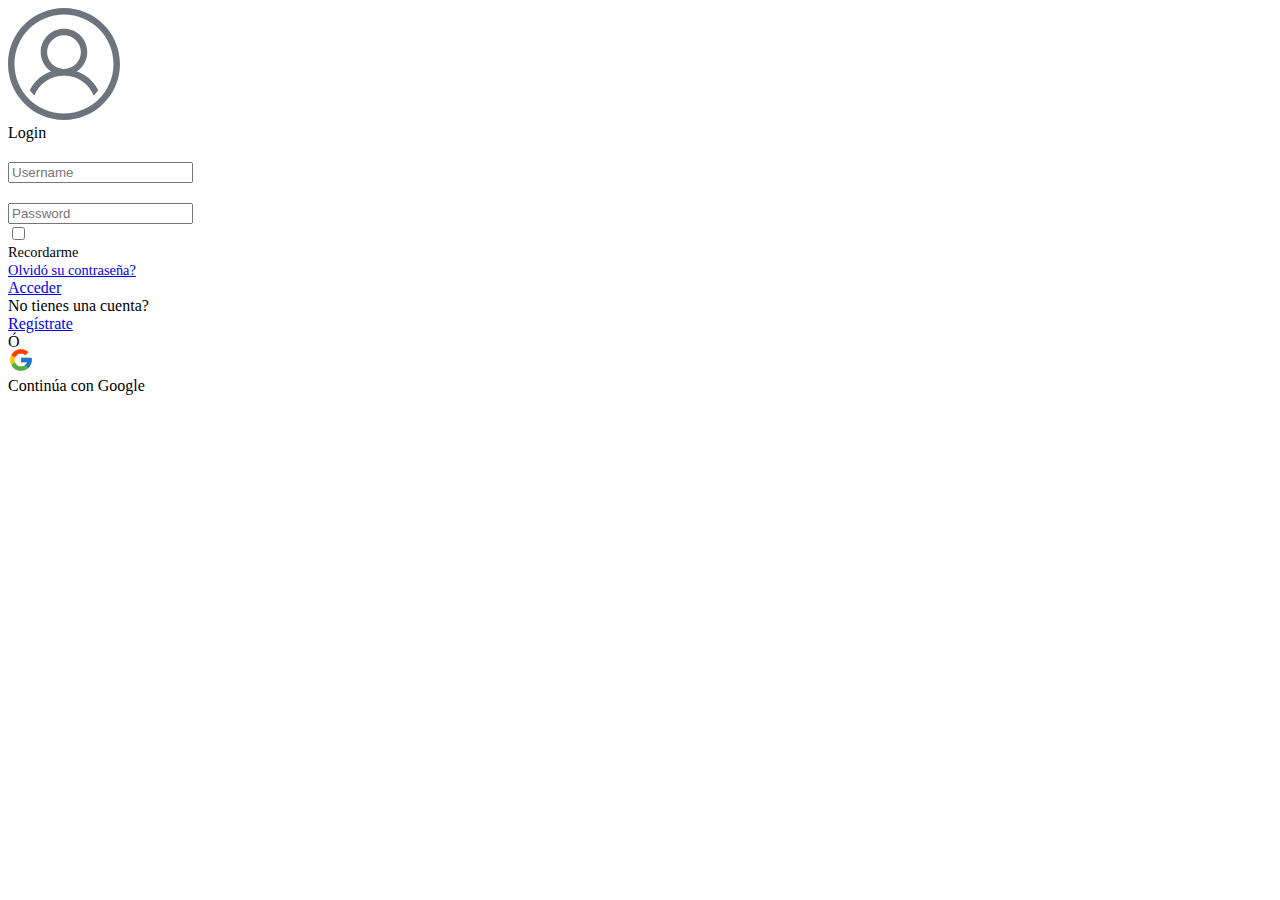
<file: index.html>
<!DOCTYPE html>
<html lang="en">
  <head>
    <meta charset="UTF-8" />
    <link rel="icon" type="image/x-icon" href="/assets/logo-vt.svg" />
    <meta http-equiv="X-UA-Compatible" content="IE=edge" />
    <meta name="viewport" content="width=device-width, initial-scale=1.0" />
    <title>Login</title>
    <link
      href="https://cdn.jsdelivr.net/npm/bootstrap@5.2.0/dist/css/bootstrap.min.css"
      rel="stylesheet"
      integrity="sha384-gH2yIJqKdNHPEq0n4Mqa/HGKIhSkIHeL5AyhkYV8i59U5AR6csBvApHHNl/vI1Bx"
      crossorigin="anonymous"
    />
  </head>
  <body class="bg-info d-flex justify-content-center align-items-center vh-100">
    <div
      class="bg-white p-5 rounded-5 text-secondary shadow"
      style="width: 25rem"
    >
      <div class="d-flex justify-content-center">
        <img
          src="/assets/login-icon.svg"
          alt="login-icon"
          style="height: 7rem"
        />
      </div>
      <div class="text-center fs-1 fw-bold">Login</div>
      <div class="input-group mt-4">
        <div class="input-group-text bg-info">
          <img
            src="/assets/username-icon.svg"
            alt="username-icon"
            style="height: 1rem"
          />
        </div>
        <input
          class="form-control bg-light"
          type="text"
          placeholder="Username"
        />
      </div>
      <div class="input-group mt-1">
        <div class="input-group-text bg-info">
          <img
            src="/assets/password-icon.svg"
            alt="password-icon"
            style="height: 1rem"
          />
        </div>
        <input
          class="form-control bg-light"
          type="password"
          placeholder="Password"
        />
      </div>
      <div class="d-flex justify-content-around mt-1">
        <div class="d-flex align-items-center gap-1">
          <input class="form-check-input" type="checkbox" />
          <div class="pt-1" style="font-size: 0.9rem">Recordarme</div>
        </div>
        <div class="pt-1">
          <a
            href="#"
            class="text-decoration-none text-info fw-semibold fst-italic"
            style="font-size: 0.9rem"
            >Olvidó su contraseña?</a
          >
        </div>
      </div>
      <div class="btn btn-info text-white w-100 mt-4 fw-semibold shadow-sm">
        <a class="text-decoration-none text-white" href="Portada1.html" role="button">Acceder</a>
      </div>
      <div class="d-flex gap-1 justify-content-center mt-1">
        <div>No tienes una cuenta?</div>
        <a href="#" class="text-decoration-none text-info fw-semibold"
          >Regístrate</a
        >
      </div>
      <div class="p-3">
        <div class="border-bottom text-center" style="height: 0.9rem">
          <span class="bg-white px-3">Ó</span>
        </div>
      </div>
      <div
        class="btn d-flex gap-2 justify-content-center border mt-3 shadow-sm"
      >
        <img
          src="/assets/google-icon.svg"
          alt="google-icon"
          style="height: 1.6rem"
        />
        <div class="fw-semibold text-secondary">Continúa con Google</div>
      </div>
    </div>
  </body>
</html>
</file>
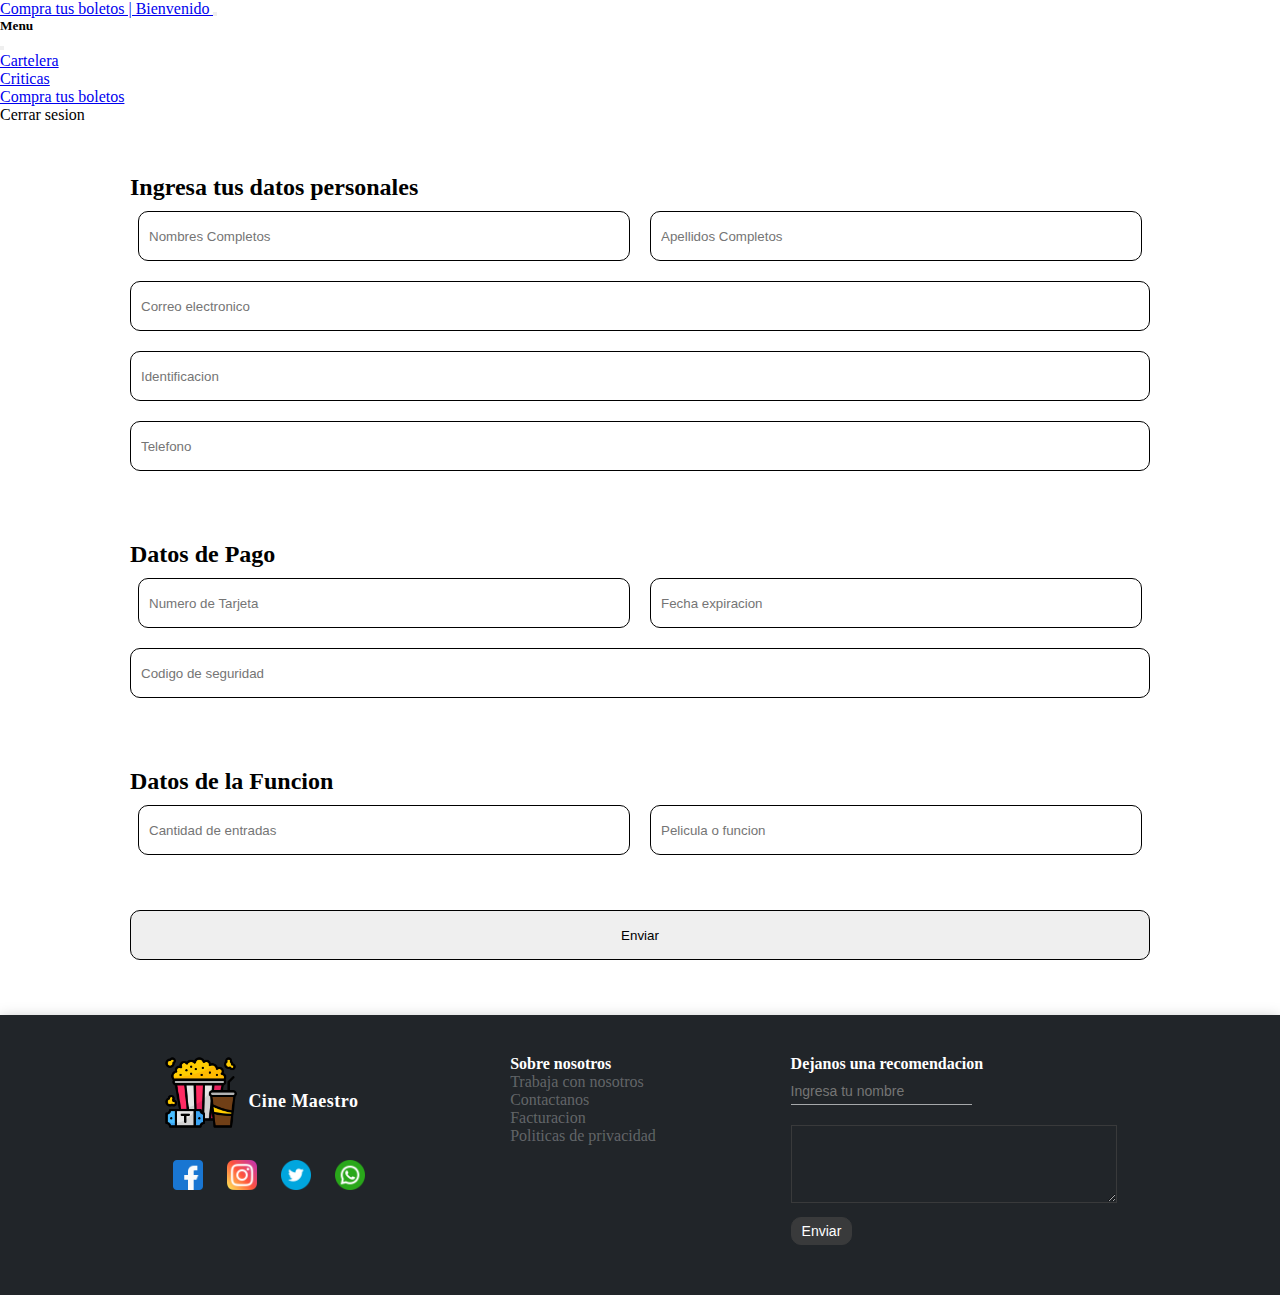
<file: compra.html>
<!DOCTYPE html>
<html lang="en">
  <head>
    <meta charset="UTF-8" />
    <meta name="viewport" content="width=device-width, initial-scale=1.0" />
    <title>Datos Facturacion</title>
    <link
      href="https://cdn.jsdelivr.net/npm/bootstrap@5.3.2/dist/css/bootstrap.min.css"
      rel="stylesheet"
      integrity="sha384-T3c6CoIi6uLrA9TneNEoa7RxnatzjcDSCmG1MXxSR1GAsXEV/Dwwykc2MPK8M2HN"
      crossorigin="anonymous"
    />
    <link rel="stylesheet" href="css/compra.css" type="text/css" />
    <link rel="icon" type="image/x-icon" href="img/cine.png" />
    <link
      rel="stylesheet"
      href="https://cdnjs.cloudflare.com/ajax/libs/animate.css/4.1.1/animate.min.css"
    />
  </head>
  <body>
    <header>
      <nav class="navbar navbar-dark bg-dark">
        <div class="container-fluid">
          <a class="navbar-brand" href="#"
            >Compra tus boletos | Bienvenido  <span id="nomUser"></span></a
          >
          <button
            class="navbar-toggler"
            type="button"
            data-bs-toggle="offcanvas"
            data-bs-target="#offcanvasDarkNavbar"
            aria-controls="offcanvasDarkNavbar"
            aria-label="Toggle navigation"
          >
            <span class="navbar-toggler-icon"></span>
          </button>
          <div
            class="offcanvas offcanvas-end text-bg-dark"
            tabindex="-1"
            id="offcanvasDarkNavbar"
            aria-labelledby="offcanvasDarkNavbarLabel"
          >
            <div class="offcanvas-header">
              <h5 class="offcanvas-title" id="offcanvasDarkNavbarLabel">
                Menu
              </h5>
              <button
                type="button"
                class="btn-close btn-close-white"
                data-bs-dismiss="offcanvas"
                aria-label="Close"
              ></button>
            </div>
            <div class="offcanvas-body">
              <ul class="navbar-nav justify-content-end flex-grow-1 pe-3">
                <li class="nav-item">
                  <a
                    class="nav-link active"
                    aria-current="page"
                    href="multimedia.html"
                    >Cartelera</a
                  >
                </li>
                <li class="nav-item">
                  <a class="nav-link" href="contactanos.html">Criticas</a>
                </li>
                <li class="nav-item">
                    <a class="nav-link" href="compra.html">Compra tus boletos</a>
                  </li>
                <li class="nav-item">
                  <a class="nav-link" onclick="cierraSesion()">Cerrar sesion</a>
                </li>
              </ul>
            </div>
          </div>
        </div>
      </nav>
    </header>
    <main>
      <form action="" class="formulario">
        <div class="datos-personales">
          <h2>Ingresa tus datos personales</h2>
          <div class="nombre">
            <input type="text" placeholder="Nombres Completos" />
            <input type="text" placeholder="Apellidos Completos" />
          </div>
          <input type="email" placeholder="Correo electronico" />
          <input type="number" placeholder="Identificacion" />
          <input type="tel" placeholder="Telefono" />
        </div>
        <div class="datos-pago">
          <h2>Datos de Pago</h2>
          <div class="tarjeta">
            <input type="number" placeholder="Numero de Tarjeta" />
            <input type="text" placeholder="Fecha expiracion" />
          </div>
          <input type="number" placeholder="Codigo de seguridad" />
        </div>
        <div class="funcion">
          <h2>Datos de la Funcion</h2>
          <div class="pelicula">
            <input type="number" placeholder="Cantidad de entradas" />
            <input type="text" placeholder="Pelicula o funcion" />
          </div>
        </div>
        <input type="submit" value="Enviar" />
      </form>
    </main>
    <footer>
      <div class="footer-container">
        <div class="redes-sociales">
          <div class="empresa">
            <img src="img/cine.png" />
            <h2>Cine Maestro</h2>
          </div>
          <div class="iconos-sociales">
            <a href="#"><img src="img/facebook.png" alt="" /></a>
            <a href="#"><img src="img/instagram.png" alt="" /></a>
            <a href="#"><img src="img/twitter.png" alt="" /></a>
            <a href="#"><img src="img/whatsapp.png" alt="" /></a>
          </div>
        </div>
        <div class="nosotros">
          <h2>Sobre nosotros</h2>
          <a href="#"><p>Trabaja con nosotros</p></a>
          <a href="#"><p>Contactanos</p></a>
          <a href="#"><p>Facturacion</p></a>
          <a href="#"><p>Politicas de privacidad</p></a>
        </div>
        <div class="recomendacion">
          <form action="">
            <h2>Dejanos una recomendacion</h2>
            <input type="text" placeholder="Ingresa tu nombre" />
            <br />
            <textarea name="texto" rows="4" cols="40"></textarea>
            <br />
            <input type="button" value="Enviar" />
          </form>
        </div>
      </div>
    </footer>
    <script
      src="https://cdn.jsdelivr.net/npm/bootstrap@5.3.2/dist/js/bootstrap.bundle.min.js"
      integrity="sha384-C6RzsynM9kWDrMNeT87bh95OGNyZPhcTNXj1NW7RuBCsyN/o0jlpcV8Qyq46cDfL"
      crossorigin="anonymous"
    ></script>
    <script src="js/acciones.js"></script>
    <script> 
      let user = sessionStorage.getItem("nombreUsuario");
      let passwrd = sessionStorage.getItem("passUsuario");

      document.querySelector("#nomUser").innerHTML = user;

    </script>
  </body>
</html>
</file>
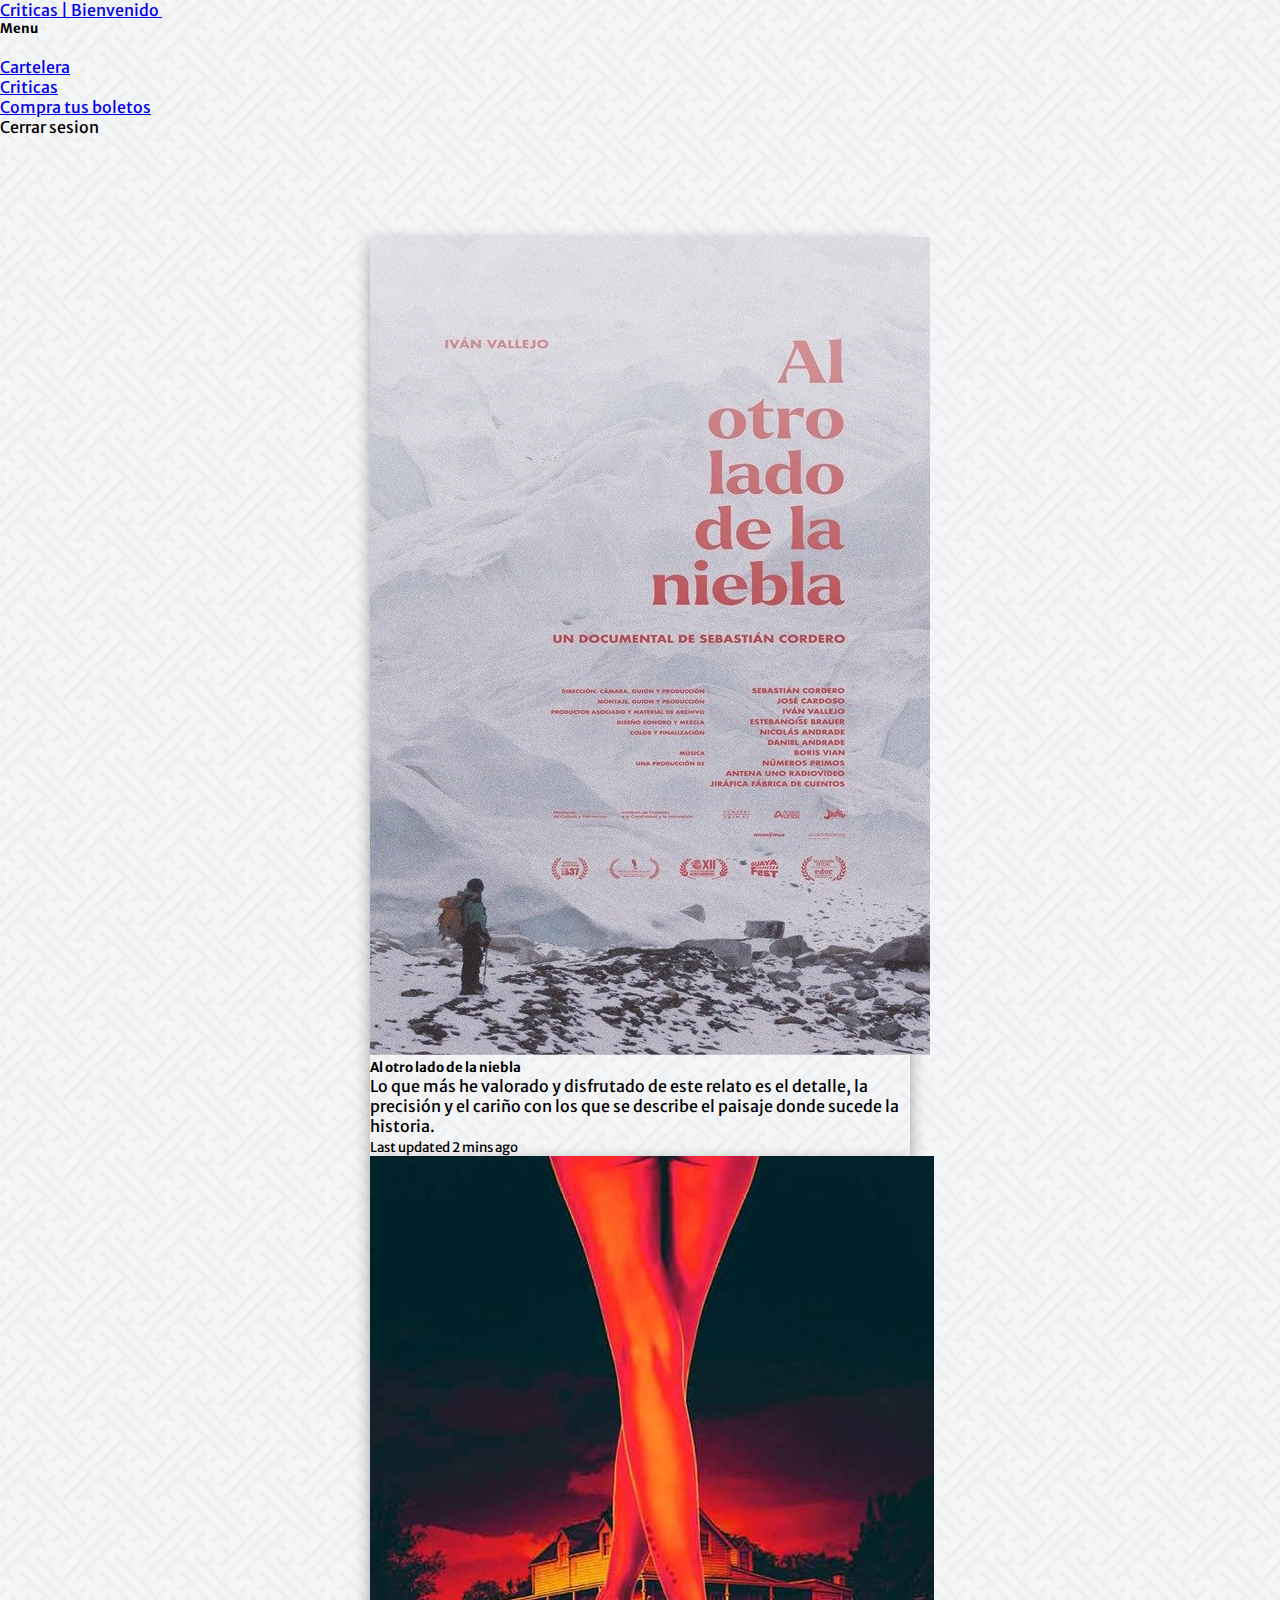
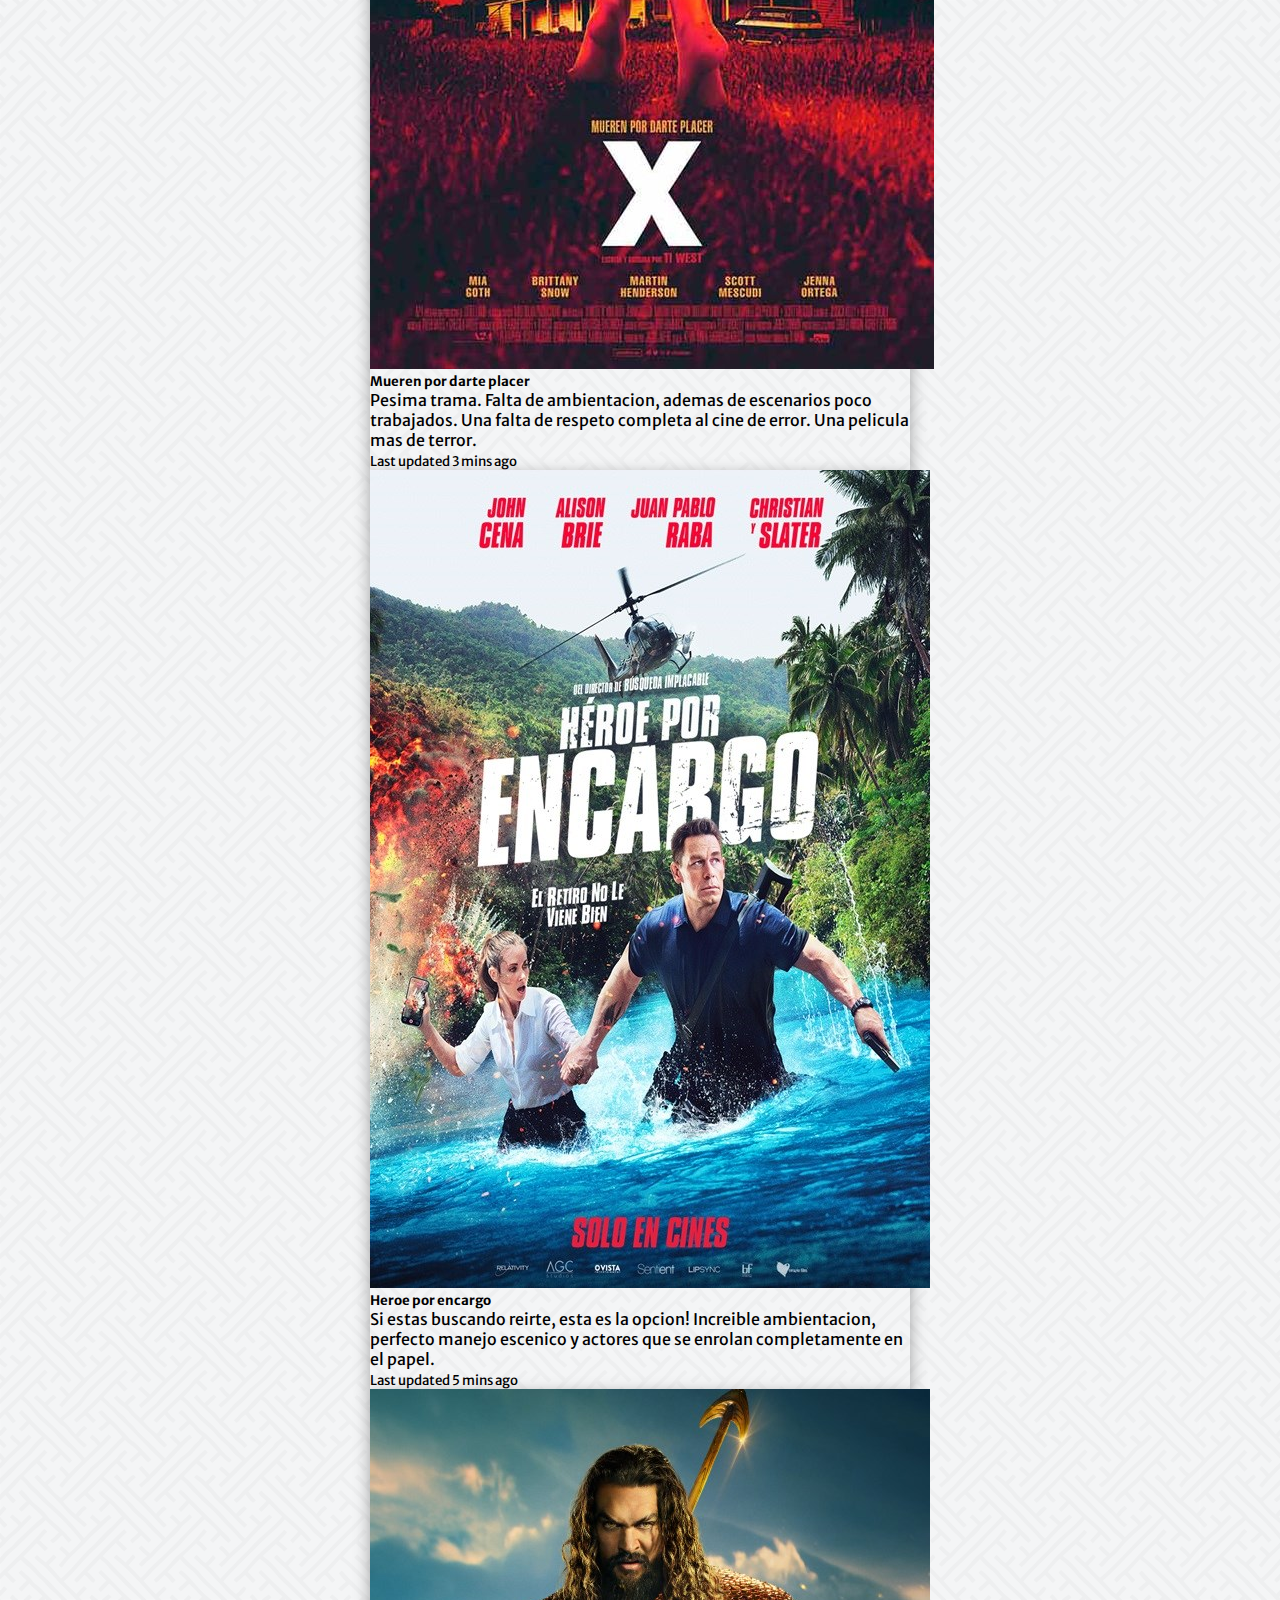
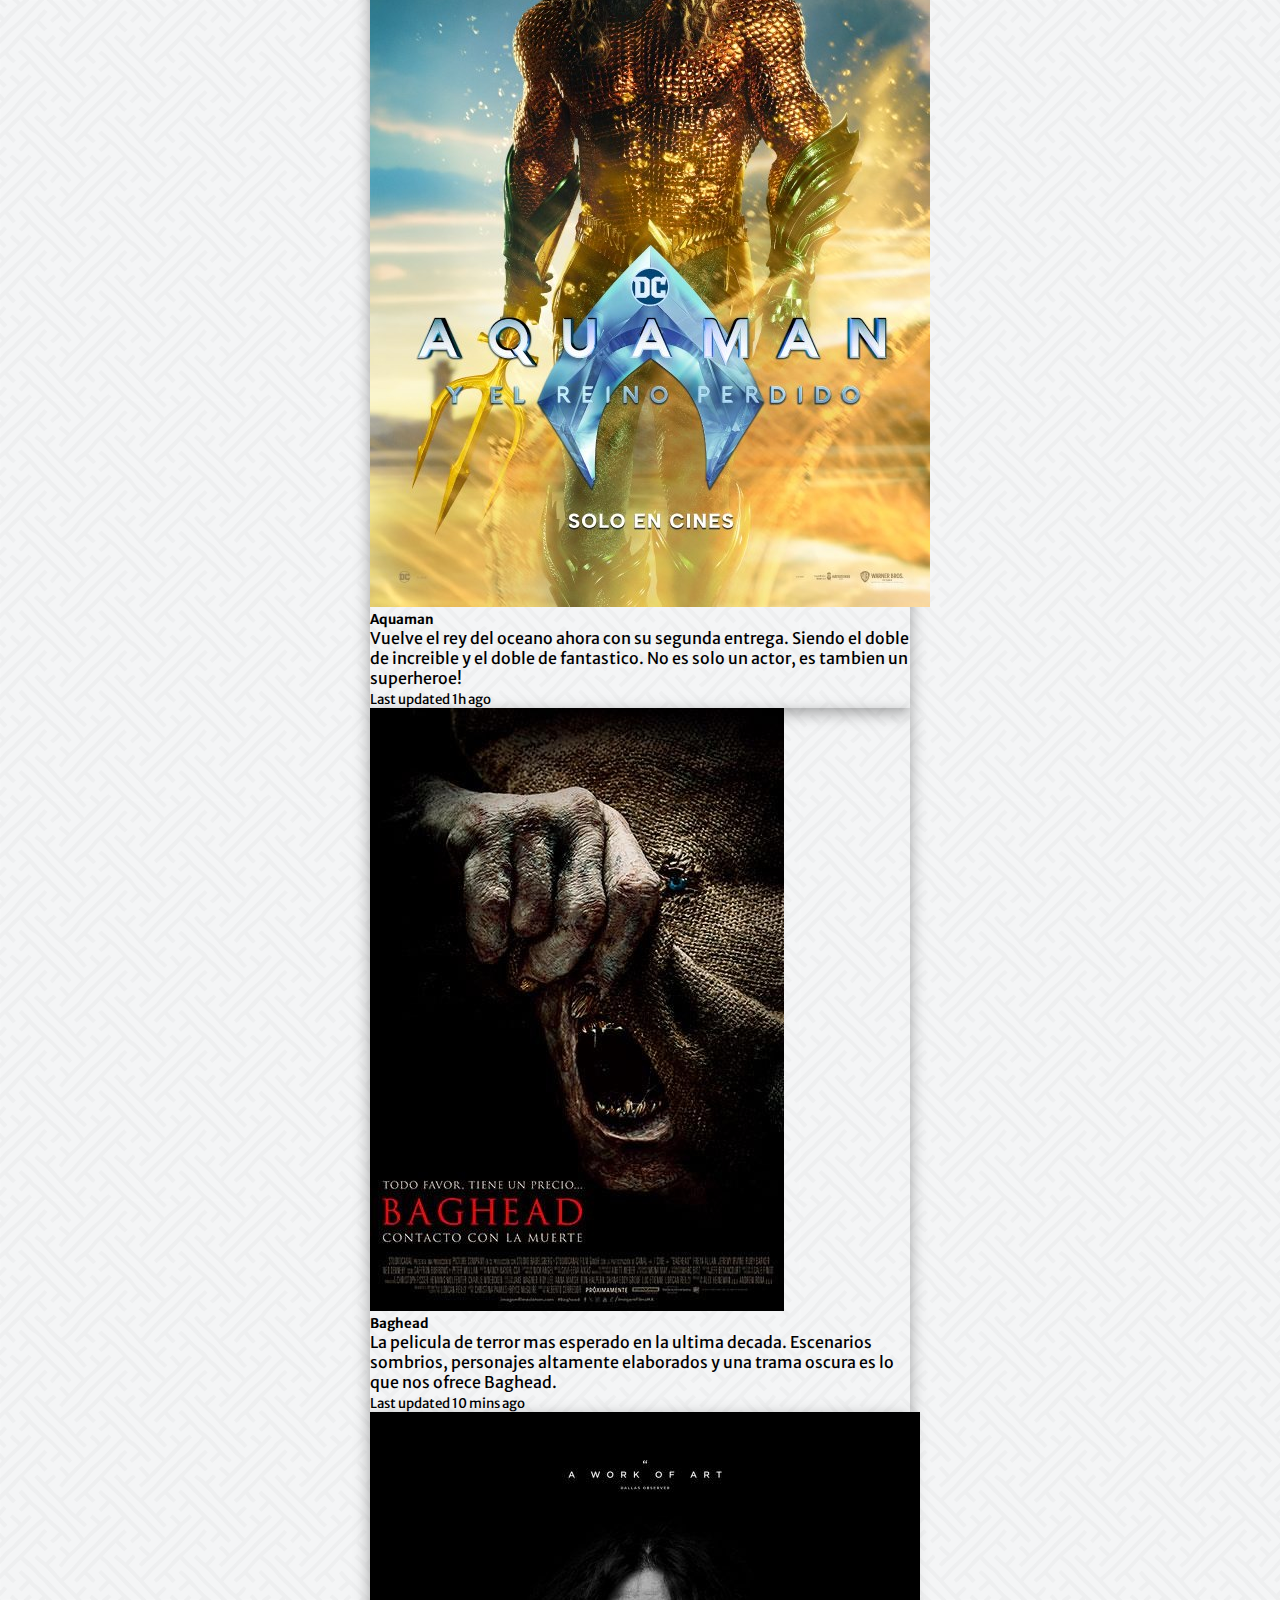
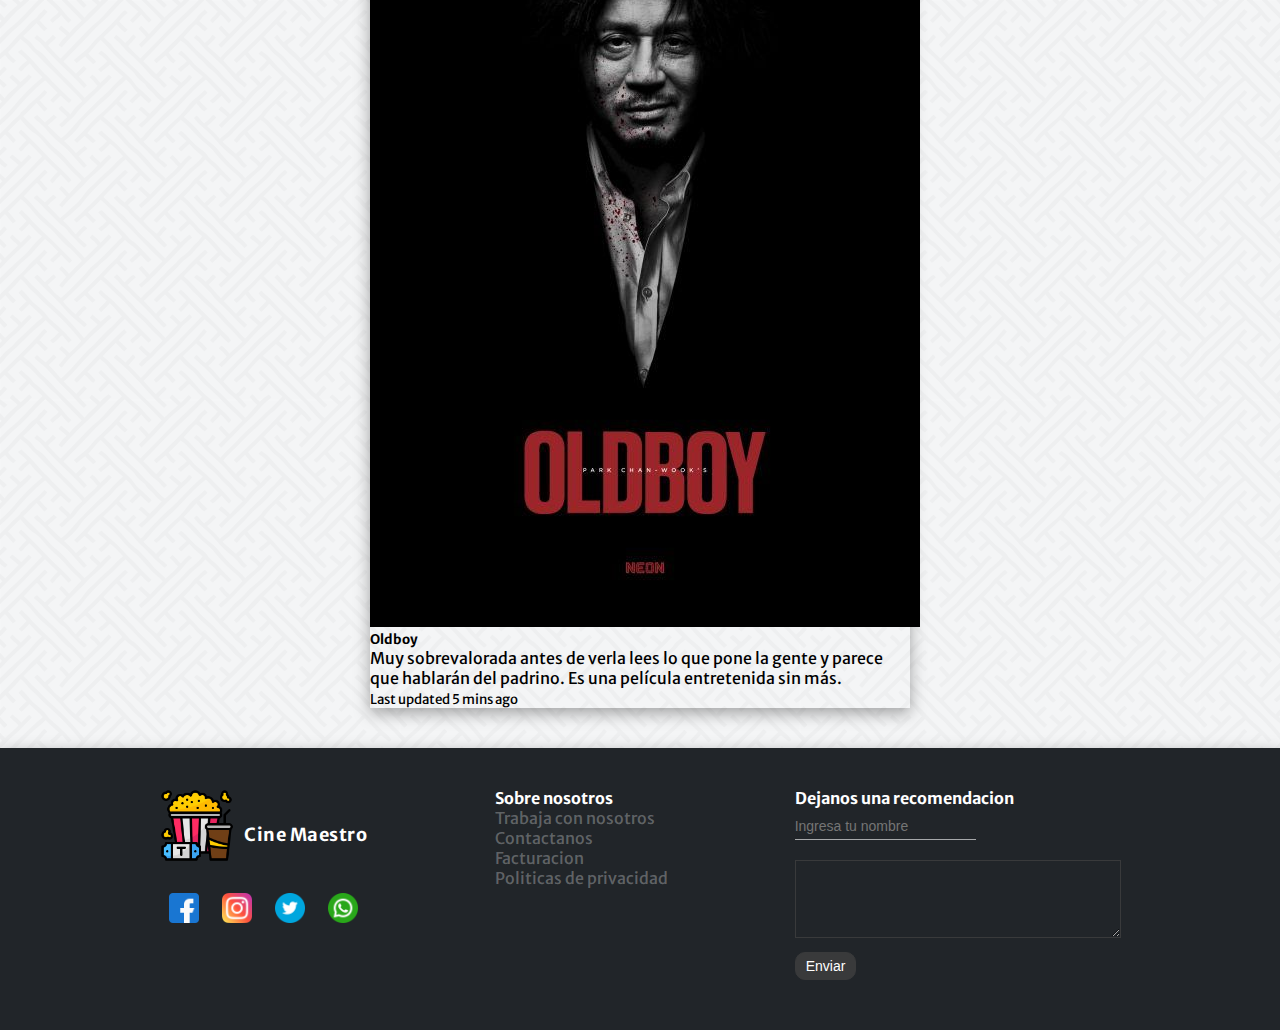
<file: contactanos.html>
<!DOCTYPE html>
<html lang="en">
  <head>
    <meta charset="UTF-8" />
    <meta name="viewport" content="width=device-width, initial-scale=1.0" />
    <title>Bienvenido a las Criticas</title>
    <link
      href="https://cdn.jsdelivr.net/npm/bootstrap@5.3.2/dist/css/bootstrap.min.css"
      rel="stylesheet"
      integrity="sha384-T3c6CoIi6uLrA9TneNEoa7RxnatzjcDSCmG1MXxSR1GAsXEV/Dwwykc2MPK8M2HN"
      crossorigin="anonymous"
    />
    <link rel="stylesheet" href="css/contactanos.css" type="text/css" />
    <link rel="icon" type="image/x-icon" href="img/cine.png" />
    <link
      rel="stylesheet"
      href="https://cdnjs.cloudflare.com/ajax/libs/animate.css/4.1.1/animate.min.css"
    />
  </head>
  <body>
    <header>
      <nav class="navbar navbar-dark bg-dark fixed-top">
        <div class="container-fluid">
          <a class="navbar-brand" href="#"
            >Criticas | Bienvenido  <span id="nomUser"></span></a
          >
          <button
            class="navbar-toggler"
            type="button"
            data-bs-toggle="offcanvas"
            data-bs-target="#offcanvasDarkNavbar"
            aria-controls="offcanvasDarkNavbar"
            aria-label="Toggle navigation"
          >
            <span class="navbar-toggler-icon"></span>
          </button>
          <div
            class="offcanvas offcanvas-end text-bg-dark"
            tabindex="-1"
            id="offcanvasDarkNavbar"
            aria-labelledby="offcanvasDarkNavbarLabel"
          >
            <div class="offcanvas-header">
              <h5 class="offcanvas-title" id="offcanvasDarkNavbarLabel">
                Menu
              </h5>
              <button
                type="button"
                class="btn-close btn-close-white"
                data-bs-dismiss="offcanvas"
                aria-label="Close"
              ></button>
            </div>
            <div class="offcanvas-body">
              <ul class="navbar-nav justify-content-end flex-grow-1 pe-3">
                <li class="nav-item">
                  <a
                    class="nav-link active"
                    aria-current="page"
                    href="multimedia.html"
                    >Cartelera</a
                  >
                </li>
                <li class="nav-item">
                  <a class="nav-link" href="contactanos.html">Criticas</a>
                </li>
                <li class="nav-item">
                  <a class="nav-link" href="compra.html">Compra tus boletos</a>
                </li>
                <li class="nav-item">
                  <a class="nav-link" onclick="cierraSesion()">Cerrar sesion</a>
                </li>
              </ul>
            </div>
          </div>
        </div>
      </nav>
    </header>
    <main style="margin-top: 100px">
      <section class="criticas animate__animated animate__zoomIn">
        <div class="card mb-3" style="max-width: 540px">
          <div class="row g-0">
            <div class="col-md-4">
              <img
                src="img/pel1.jpg"
                class="img-fluid rounded-start"
                alt="..."
              />
            </div>
            <div class="col-md-8">
              <div class="card-body">
                <h5 class="card-title">Al otro lado de la niebla</h5>
                <p class="card-text">
                  Lo que más he valorado y disfrutado de este relato es el
                  detalle, la precisión y el cariño con los que se describe el
                  paisaje donde sucede la historia.
                </p>
                <p class="card-text">
                  <small class="text-body-secondary"
                    >Last updated 2 mins ago</small
                  >
                </p>
              </div>
            </div>
          </div>
        </div>
        <div class="card mb-3" style="max-width: 540px">
          <div class="row g-0">
            <div class="col-md-4">
              <img
                src="img/pel2.jpg"
                class="img-fluid rounded-start"
                alt="..."
              />
            </div>
            <div class="col-md-8">
              <div class="card-body">
                <h5 class="card-title">Mueren por darte placer</h5>
                <p class="card-text">
                  Pesima trama. Falta de ambientacion, ademas de escenarios poco
                  trabajados. Una falta de respeto completa al cine de error.
                  Una pelicula mas de terror.
                </p>
                <p class="card-text">
                  <small class="text-body-secondary"
                    >Last updated 3 mins ago</small
                  >
                </p>
              </div>
            </div>
          </div>
        </div>
        <div class="card mb-3" style="max-width: 540px">
          <div class="row g-0">
            <div class="col-md-4">
              <img
                src="img/pel3.jpg"
                class="img-fluid rounded-start"
                alt="..."
              />
            </div>
            <div class="col-md-8">
              <div class="card-body">
                <h5 class="card-title">Heroe por encargo</h5>
                <p class="card-text">
                  Si estas buscando reirte, esta es la opcion! Increible
                  ambientacion, perfecto manejo escenico y actores que se
                  enrolan completamente en el papel.
                </p>
                <p class="card-text">
                  <small class="text-body-secondary"
                    >Last updated 5 mins ago</small
                  >
                </p>
              </div>
            </div>
          </div>
        </div>
        <div class="card mb-3" style="max-width: 540px">
          <div class="row g-0">
            <div class="col-md-4">
              <img
                src="img/pel4.jpg"
                class="img-fluid rounded-start"
                alt="..."
              />
            </div>
            <div class="col-md-8">
              <div class="card-body">
                <h5 class="card-title">Aquaman</h5>
                <p class="card-text">
                  Vuelve el rey del oceano ahora con su segunda entrega. Siendo
                  el doble de increible y el doble de fantastico. No es solo un
                  actor, es tambien un superheroe!
                </p>
                <p class="card-text">
                  <small class="text-body-secondary">Last updated 1h ago</small>
                </p>
              </div>
            </div>
          </div>
        </div>
        <div class="card mb-3" style="max-width: 540px">
          <div class="row g-0">
            <div class="col-md-4">
              <img
                src="img/pel5.jpg"
                class="img-fluid rounded-start"
                alt="..."
              />
            </div>
            <div class="col-md-8">
              <div class="card-body">
                <h5 class="card-title">Baghead</h5>
                <p class="card-text">
                  La pelicula de terror mas esperado en la ultima decada.
                  Escenarios sombrios, personajes altamente elaborados y una
                  trama oscura es lo que nos ofrece Baghead.
                </p>
                <p class="card-text">
                  <small class="text-body-secondary"
                    >Last updated 10 mins ago</small
                  >
                </p>
              </div>
            </div>
          </div>
        </div>
        <div class="card mb-3" style="max-width: 540px">
          <div class="row g-0">
            <div class="col-md-4">
              <img
                src="img/pel6.jpg"
                class="img-fluid rounded-start"
                alt="..."
              />
            </div>
            <div class="col-md-8">
              <div class="card-body">
                <h5 class="card-title">Oldboy</h5>
                <p class="card-text">
                  Muy sobrevalorada antes de verla lees lo que pone la gente y
                  parece que hablarán del padrino. Es una película entretenida
                  sin más.
                </p>
                <p class="card-text">
                  <small class="text-body-secondary"
                    >Last updated 5 mins ago</small
                  >
                </p>
              </div>
            </div>
          </div>
        </div>
      </section>
    </main>
    <footer>
      <div class="footer-container">
        <div class="redes-sociales">
          <div class="empresa">
            <img src="img/cine.png" />
            <h2>Cine Maestro</h2>
          </div>
          <div class="iconos-sociales">
            <a href="#"><img src="img/facebook.png" alt="" /></a>
            <a href="#"><img src="img/instagram.png" alt="" /></a>
            <a href="#"><img src="img/twitter.png" alt="" /></a>
            <a href="#"><img src="img/whatsapp.png" alt="" /></a>
          </div>
        </div>
        <div class="nosotros">
          <h2>Sobre nosotros</h2>
          <a href="#"><p>Trabaja con nosotros</p></a>
          <a href="#"><p>Contactanos</p></a>
          <a href="#"><p>Facturacion</p></a>
          <a href="#"><p>Politicas de privacidad</p></a>
        </div>
        <div class="recomendacion">
          <form action="">
            <h2>Dejanos una recomendacion</h2>
            <input type="text" placeholder="Ingresa tu nombre" />
            <br />
            <textarea name="texto" rows="4" cols="40"></textarea>
            <br />
            <input type="button" value="Enviar" />
          </form>
        </div>
      </div>
    </footer>
    <script
      src="https://cdn.jsdelivr.net/npm/bootstrap@5.3.2/dist/js/bootstrap.bundle.min.js"
      integrity="sha384-C6RzsynM9kWDrMNeT87bh95OGNyZPhcTNXj1NW7RuBCsyN/o0jlpcV8Qyq46cDfL"
      crossorigin="anonymous"
    ></script>
    <script src="js/acciones.js"></script>
    <script> 
      let user = sessionStorage.getItem("nombreUsuario");
      let passwrd = sessionStorage.getItem("passUsuario");

      document.querySelector("#nomUser").innerHTML = user;

    </script>
  </body>
</html>
</file>
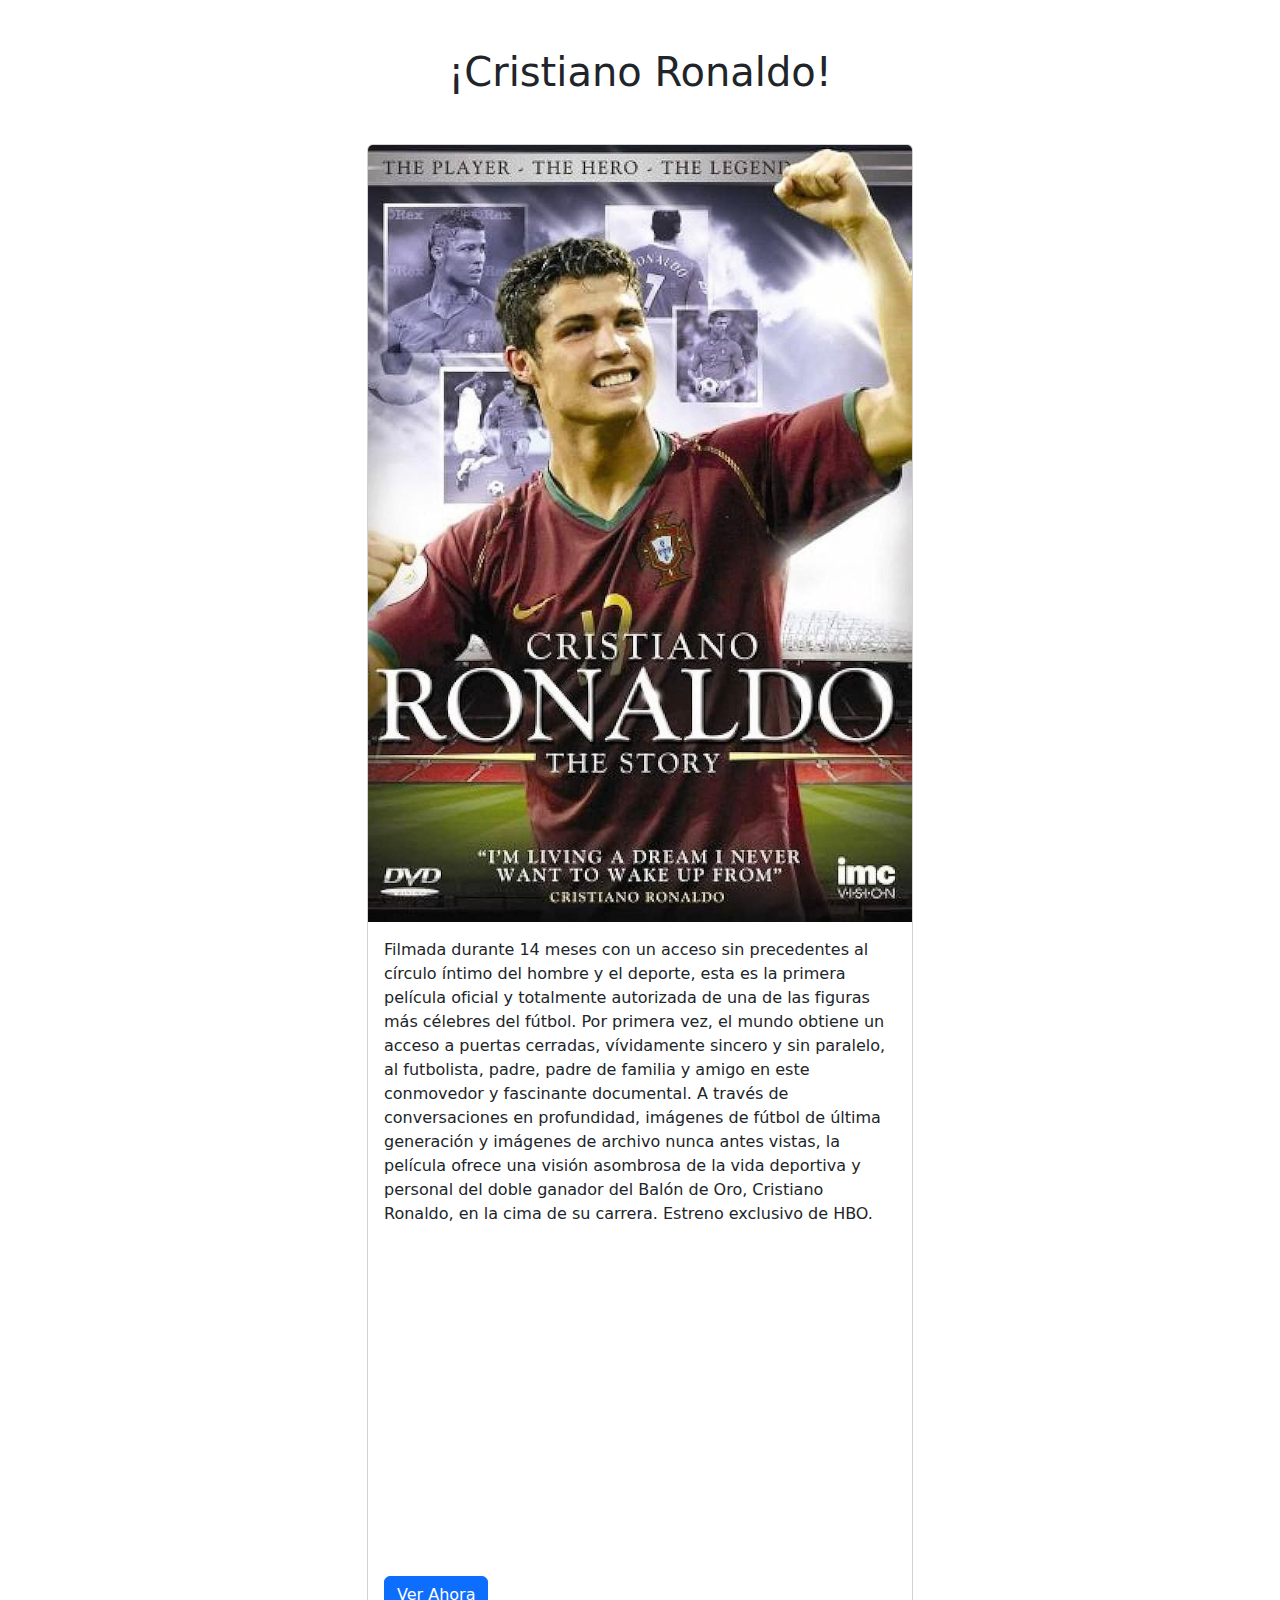
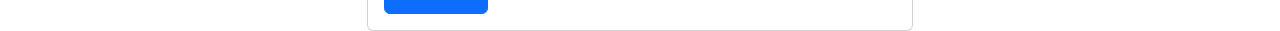
<file: Cristiano Ronaldo.html>
<!DOCTYPE html>
<html lang="es">
<head>
    <meta charset="UTF-8">
    <meta name="viewport" content="width=device-width, initial-scale=1.0">
    <link href="https://cdn.jsdelivr.net/npm/bootstrap@5.0.0-beta1/dist/css/bootstrap.min.css" rel="stylesheet">
    <link href="https://unpkg.com/aos@2.3.1/dist/aos.css" rel="stylesheet">
    <title>Cristiano Ronaldo</title>
    <style>
        .trailer-container {
            position: relative;
            padding-bottom: 56.25%;
            padding-top: 30px;
            height: 0;
            overflow: hidden;
        }

        .trailer-container iframe,
        .trailer-container object,
        .trailer-container embed {
            position: absolute;
            top: 0;
            left: 0;
            width: 100%;
            height: 100%;
        }

        .btn-animate {
            animation: pulse 2s infinite;
        }

        @keyframes pulse {
            0% {
                transform: scale(1);
            }
            50% {
                transform: scale(1.05);
            }
            100% {
                transform: scale(1);
            }
        }
    </style>
</head>
<body>
    <div class="container">
        <h1 class="text-center mt-5">¡Cristiano Ronaldo!</h1>
        <div class="row mt-5">
            <div class="col-md-6 offset-md-3">
                <div class="card">
                    <img src="Pelicula5.jpg" class="card-img-top" alt="Cristiano Ronaldo">
                    <div class="card-body">
                        <p class="card-text">Filmada durante 14 meses con un acceso sin precedentes 
                            al círculo íntimo del hombre y el deporte, esta es la primera película 
                            oficial y totalmente autorizada de una de las figuras más célebres del fútbol. 
                            Por primera vez, el mundo obtiene un acceso a puertas cerradas, vívidamente 
                            sincero y sin paralelo, al futbolista, padre, padre de familia y amigo en este 
                            conmovedor y fascinante documental. A través de conversaciones en profundidad, 
                            imágenes de fútbol de última generación y imágenes de archivo nunca antes vistas,
                             la película ofrece una visión asombrosa de la vida deportiva y personal del doble
                             ganador del Balón de Oro, Cristiano Ronaldo, en la cima de su carrera. Estreno exclusivo de HBO.</p>
                        <div class="trailer-container">
                            <iframe src="https://www.youtube.com/watch?v=MRuV0yoTWVo" title="YouTube video player" frameborder="0" allow="accelerometer; autoplay; clipboard-write; encrypted-media; gyroscope; picture-in-picture" allowfullscreen></iframe>
                        </div>
                        <a href="index.html" class="btn btn-primary btn-animate mt-3">Ver Ahora</a>
                    </div>
                </div>
            </div>
        </div>
    </div>
    <script src="https://cdn.jsdelivr.net/npm/@popperjs/core@2.9.3/dist/umd/popper.min.js"></script>
    <script src="https://cdn.jsdelivr.net/npm/bootstrap@5.0.0-beta1/dist/js/bootstrap.min.js"></script>
    <script src="https://unpkg.com/aos@2.3.1/dist/aos.js"></script>
    <script>
        AOS.init();
    </script>
</body>
</html>
</file>
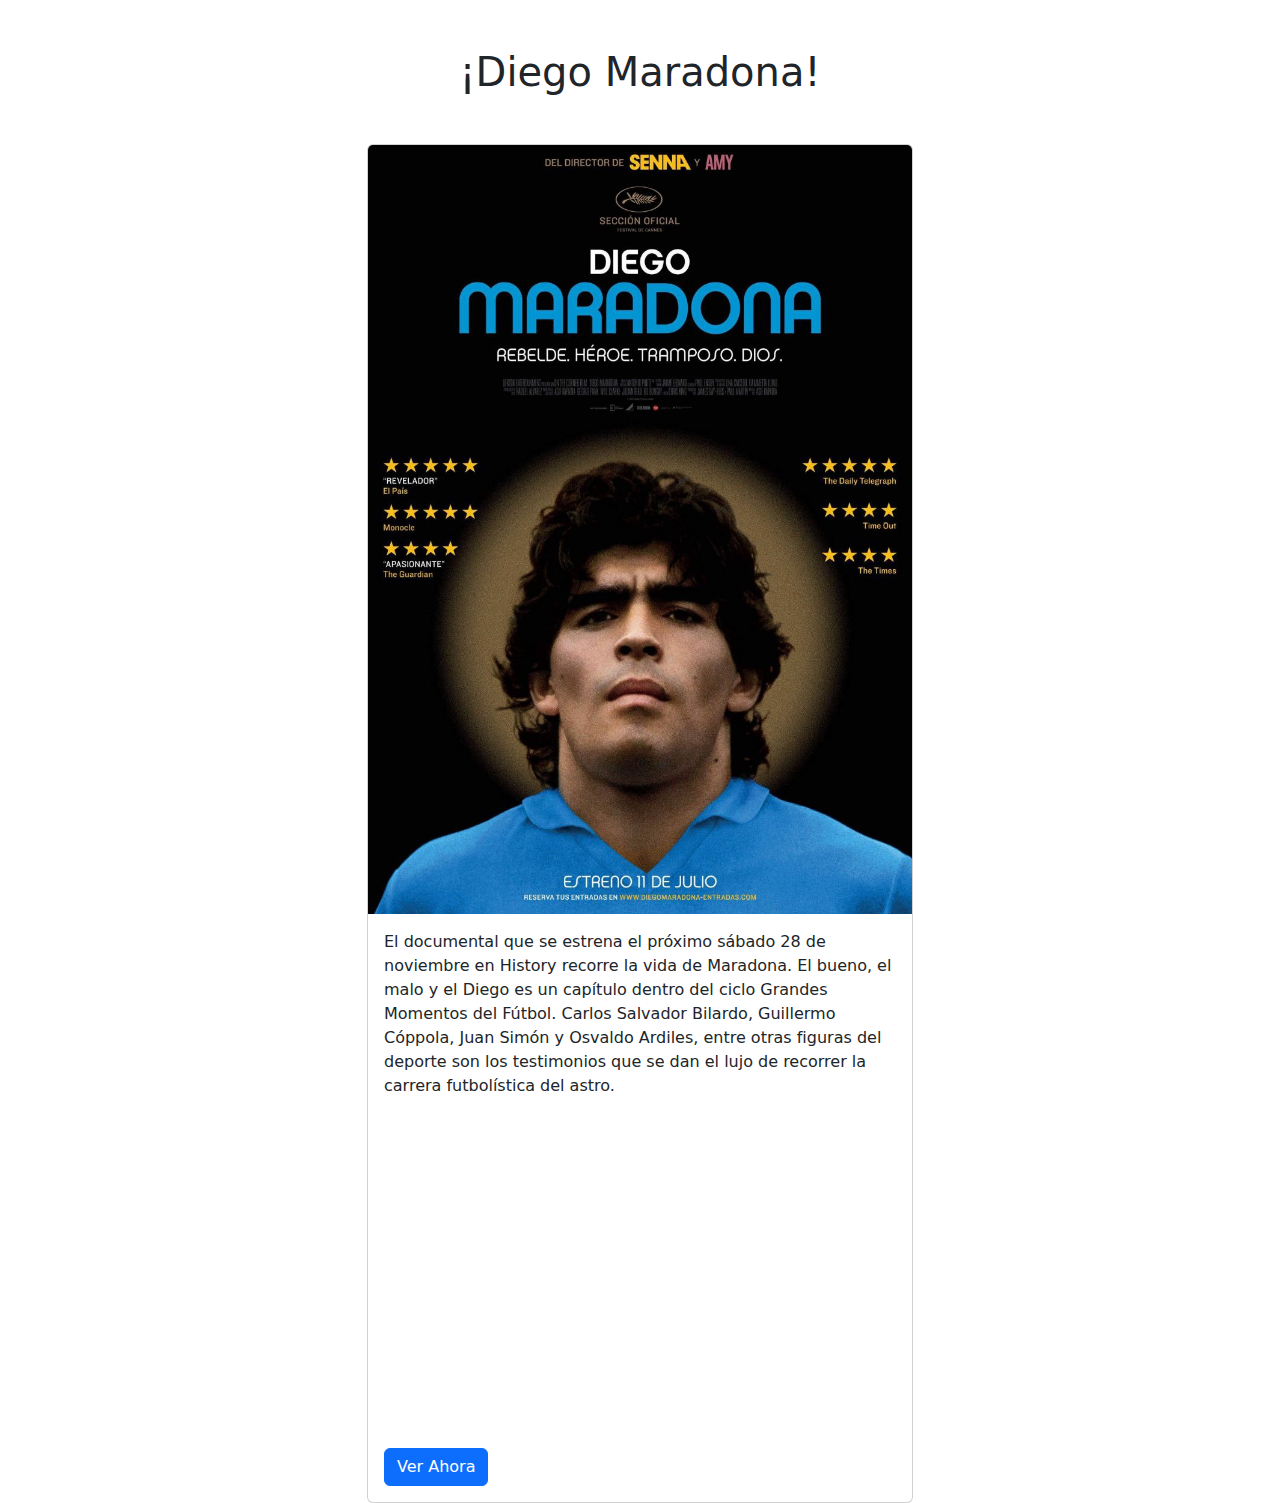
<file: Diego Maradona.html>
<!DOCTYPE html>
<html lang="es">
<head>
    <meta charset="UTF-8">
    <meta name="viewport" content="width=device-width, initial-scale=1.0">
    <link href="https://cdn.jsdelivr.net/npm/bootstrap@5.0.0-beta1/dist/css/bootstrap.min.css" rel="stylesheet">
    <link href="https://unpkg.com/aos@2.3.1/dist/aos.css" rel="stylesheet">
    <title>Diego Maradona</title>
    <style>
        .trailer-container {
            position: relative;
            padding-bottom: 56.25%;
            padding-top: 30px;
            height: 0;
            overflow: hidden;
        }

        .trailer-container iframe,
        .trailer-container object,
        .trailer-container embed {
            position: absolute;
            top: 0;
            left: 0;
            width: 100%;
            height: 100%;
        }

        .btn-animate {
            animation: pulse 2s infinite;
        }

        @keyframes pulse {
            0% {
                transform: scale(1);
            }
            50% {
                transform: scale(1.05);
            }
            100% {
                transform: scale(1);
            }
        }
    </style>
</head>
<body>
    <div class="container">
        <h1 class="text-center mt-5">¡Diego Maradona!</h1>
        <div class="row mt-5">
            <div class="col-md-6 offset-md-3">
                <div class="card">
                    <img src="pelicula6.jpg" class="card-img-top" alt="Diego Maradona">
                    <div class="card-body">
                        <p class="card-text">El documental que se estrena el próximo sábado 28 de noviembre 
                            en History recorre la vida de Maradona. El bueno, el malo y el Diego es un capítulo 
                            dentro del ciclo Grandes Momentos del Fútbol. Carlos Salvador Bilardo, Guillermo Cóppola, 
                            Juan Simón y Osvaldo Ardiles, entre otras figuras del deporte son los testimonios que 
                            se dan el lujo de recorrer la carrera futbolística del astro.</p>
                        <div class="trailer-container">
                            <iframe src="https://www.youtube.com/watch?v=Pmm7r4ynyIQ" title="YouTube video player" frameborder="0" allow="accelerometer; autoplay; clipboard-write; encrypted-media; gyroscope; picture-in-picture" allowfullscreen></iframe>
                        </div>
                        <a href="index.html" class="btn btn-primary btn-animate mt-3">Ver Ahora</a>
                    </div>
                </div>
            </div>
        </div>
    </div>
    <script src="https://cdn.jsdelivr.net/npm/@popperjs/core@2.9.3/dist/umd/popper.min.js"></script>
    <script src="https://cdn.jsdelivr.net/npm/bootstrap@5.0.0-beta1/dist/js/bootstrap.min.js"></script>
    <script src="https://unpkg.com/aos@2.3.1/dist/aos.js"></script>
    <script>
        AOS.init();
    </script>
</body>
</html>
</file>
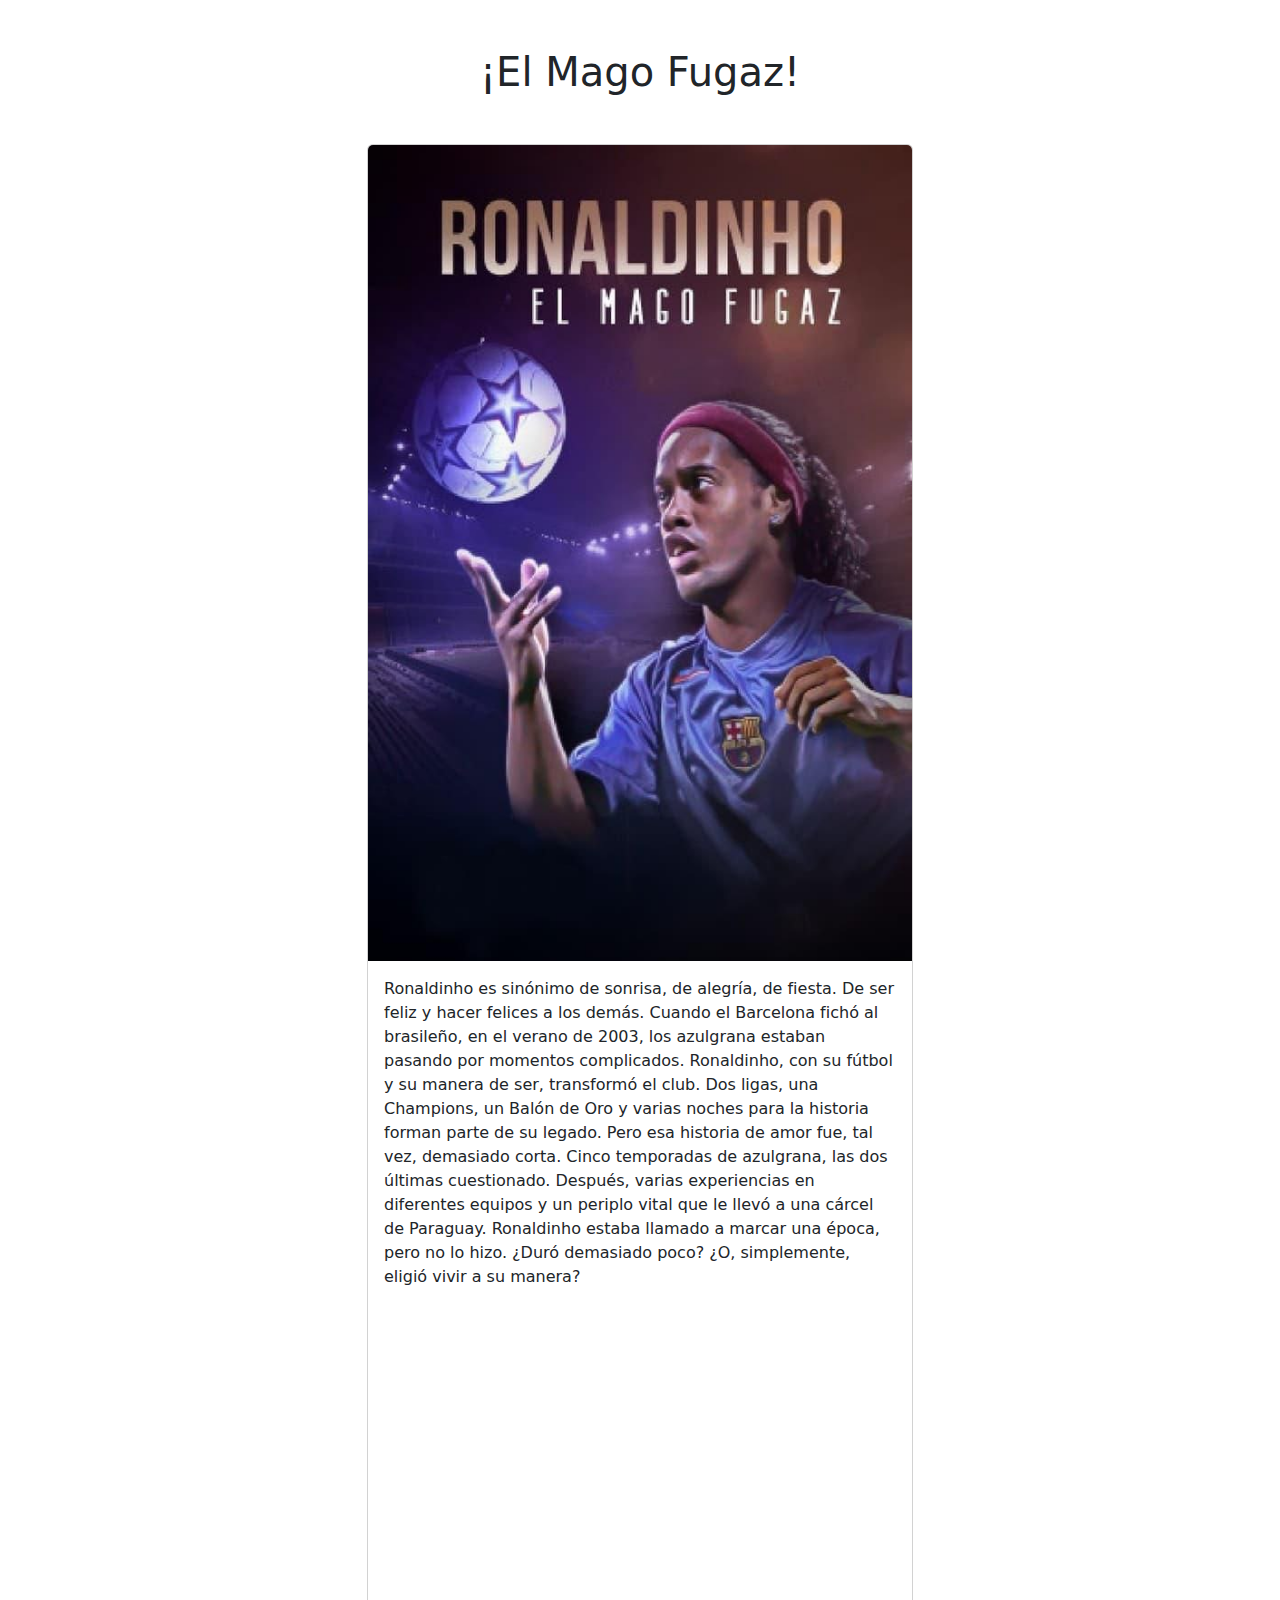
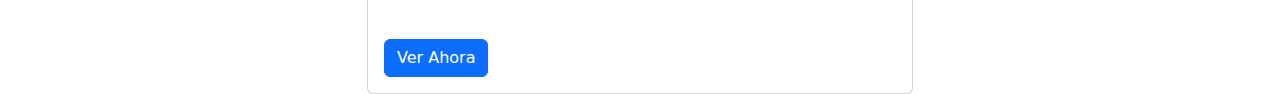
<file: El Mago Fugaz.html>
<!DOCTYPE html>
<html lang="es">
<head>
    <meta charset="UTF-8">
    <meta name="viewport" content="width=device-width, initial-scale=1.0">
    <link href="https://cdn.jsdelivr.net/npm/bootstrap@5.0.0-beta1/dist/css/bootstrap.min.css" rel="stylesheet">
    <link href="https://unpkg.com/aos@2.3.1/dist/aos.css" rel="stylesheet">
    <title>El Mago Fugaz</title>
    <style>
        .trailer-container {
            position: relative;
            padding-bottom: 56.25%;
            padding-top: 30px;
            height: 0;
            overflow: hidden;
        }

        .trailer-container iframe,
        .trailer-container object,
        .trailer-container embed {
            position: absolute;
            top: 0;
            left: 0;
            width: 100%;
            height: 100%;
        }

        .btn-animate {
            animation: pulse 2s infinite;
        }

        @keyframes pulse {
            0% {
                transform: scale(1);
            }
            50% {
                transform: scale(1.05);
            }
            100% {
                transform: scale(1);
            }
        }
    </style>
</head>
<body>
    <div class="container">
        <h1 class="text-center mt-5">¡El Mago Fugaz!</h1>
        <div class="row mt-5">
            <div class="col-md-6 offset-md-3">
                <div class="card">
                    <img src="Pelicula4.jpg" class="card-img-top" alt="El Mago Fugaz">
                    <div class="card-body">
                        <p class="card-text">Ronaldinho es sinónimo de sonrisa, de alegría, 
                            de fiesta. De ser feliz y hacer felices a los demás. Cuando el 
                            Barcelona fichó al brasileño, en el verano de 2003, los azulgrana 
                            estaban pasando por momentos complicados. Ronaldinho, con su fútbol 
                            y su manera de ser, transformó el club. Dos ligas, una Champions, 
                            un Balón de Oro y varias noches para la historia forman parte de su legado. 
                            Pero esa historia de amor fue, tal vez, demasiado corta.
                             Cinco temporadas de azulgrana, las dos últimas cuestionado. 
                             Después, varias experiencias en diferentes equipos y un periplo 
                             vital que le llevó a una cárcel de Paraguay. Ronaldinho estaba 
                             llamado a marcar una época, pero no lo hizo. ¿Duró demasiado poco?
                              ¿O, simplemente, eligió vivir a su manera?</p>
                        <div class="trailer-container">
                            <iframe src="https://www.youtube.com/watch?v=5v_X3jxr_R0" title="YouTube video player" frameborder="0" allow="accelerometer; autoplay; clipboard-write; encrypted-media; gyroscope; picture-in-picture" allowfullscreen></iframe>
                        </div>
                        <a href="index.html" class="btn btn-primary btn-animate mt-3">Ver Ahora</a>
                    </div>
                </div>
            </div>
        </div>
    </div>
    <script src="https://cdn.jsdelivr.net/npm/@popperjs/core@2.9.3/dist/umd/popper.min.js"></script>
    <script src="https://cdn.jsdelivr.net/npm/bootstrap@5.0.0-beta1/dist/js/bootstrap.min.js"></script>
    <script src="https://unpkg.com/aos@2.3.1/dist/aos.js"></script>
    <script>
        AOS.init();
    </script>
</body>
</html>
</file>
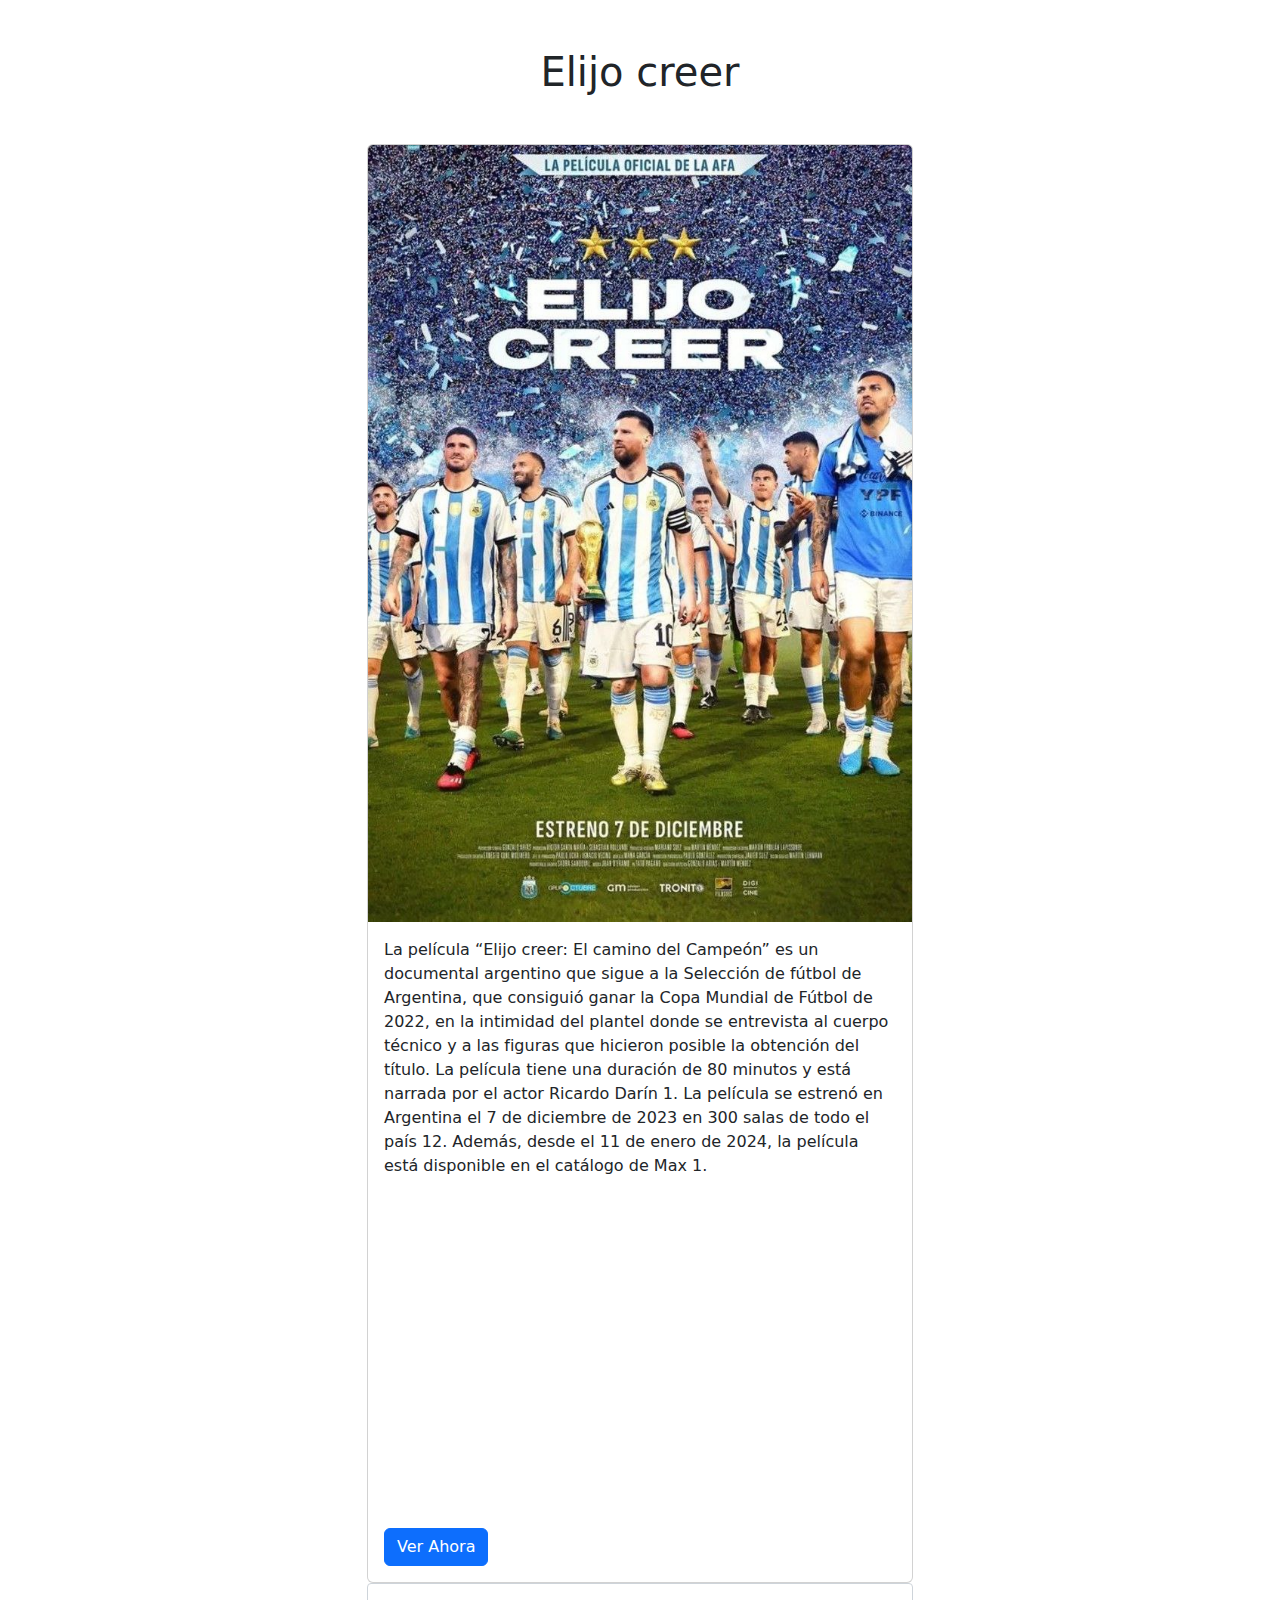
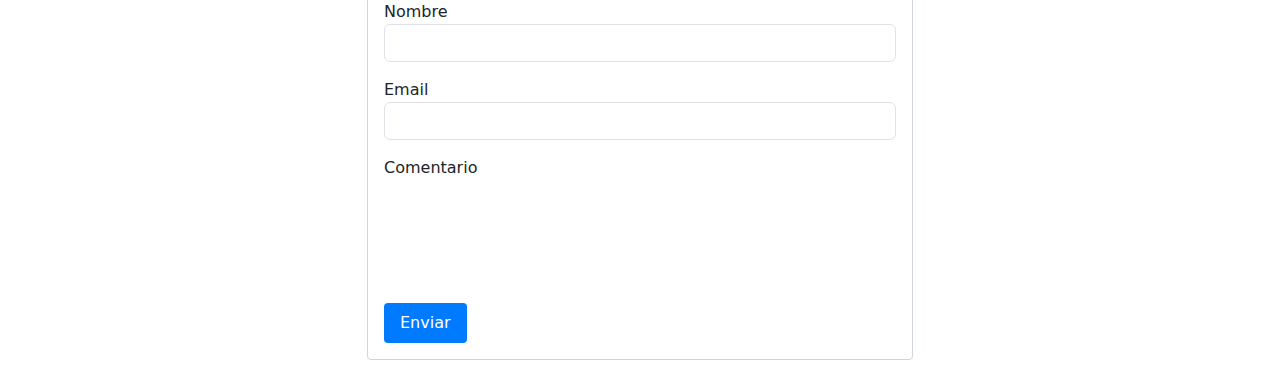
<file: Elijo Creer.html>
<!DOCTYPE html>
<html lang="es">
<head>
    <meta charset="UTF-8">
    <meta name="viewport" content="width=device-width, initial-scale=1.0">
    <link href="https://cdn.jsdelivr.net/npm/bootstrap@5.0.0-beta1/dist/css/bootstrap.min.css" rel="stylesheet">
    <link href="https://unpkg.com/aos@2.3.1/dist/aos.css" rel="stylesheet">
    <title>Elijo creer</title>
    <style>
        .trailer-container {
            position: relative;
            padding-bottom: 56.25%;
            padding-top: 30px;
            height: 0;
            overflow: hidden;
        }

        .trailer-container iframe,
        .trailer-container object,
        .trailer-container embed {
            position: absolute;
            top: 0;
            left: 0;
            width: 100%;
            height: 100%;
        }

        .btn-animate {
            animation: pulse 2s infinite;
        }

        @keyframes pulse {
            0% {
                transform: scale(1);
            }
            50% {
                transform: scale(1.05);
            }
            100% {
                transform: scale(1);
            }
        }
        .comment-box {
            border: 1px solid #ced4da;
            border-radius: 0.25rem;
            padding: 1rem;
            margin-bottom: 1rem;
        }

        .comment-box textarea {
            resize: none;
            border: none;
            outline: none;
            width: 100%;
            height: 100px;
        }
        .comment-box button {
            background-color: #007bff;
            color: #fff;
            border: none;
            border-radius: 0.25rem;
            padding: 0.5rem 1rem;
            cursor: pointer;
        }

        .comment-box button:hover {
            background-color: #0056b3;
        }
    </style>
</head>
<body>
    <div class="container">
        <h1 class="text-center mt-5">Elijo creer</h1>
        <div class="row mt-5">
            <div class="col-md-6 offset-md-3">
                <div class="card">
                    <img src="Pelicula1.jpg" class="card-img-top" alt="Elijo creer">
                    <div class="card-body">
                        <p class="card-text">La película “Elijo creer: El camino del Campeón” es un documental 
                            argentino que sigue a la Selección de fútbol de Argentina, que consiguió ganar la 
                            Copa Mundial de Fútbol de 2022, en la intimidad del plantel donde se entrevista al 
                            cuerpo técnico y a las figuras que hicieron posible la obtención del título. 
                            La película tiene una duración de 80 minutos y está narrada por el actor Ricardo Darín 1.
                            La película se estrenó en Argentina el 7 de diciembre de 2023 en 300 salas de todo 
                            el país 12. Además, desde el 11 de enero de 2024, la película está disponible en el catálogo de Max 1.</p>
                        <div class="trailer-container">
                            <iframe src="https://www.youtube.com/watch?v=-G5cvtQUV14" title="YouTube video player" frameborder="0" allow="accelerometer; autoplay; clipboard-write; encrypted-media; gyroscope; picture-in-picture" allowfullscreen></iframe>
                        </div>
                        <a href="index.html" class="btn btn-primary btn-animate mt-3">Ver Ahora</a>
                    </div>
                </div>
            </div>
        </div>
    </div>
    <div class="container">
        <div class="row">
            <div class="col-md-6 offset-md-3">
                <div class="comment-box">
                    <label for="nombre">Nombre</label>
                    <input type="text" class="form-control" id="nombre" required>
                    <label for="email" class="mt-3">Email</label>
                    <input type="email" class="form-control" id="email" required>
                    <label for="comentario" class="mt-3">Comentario</label>
                    <textarea id="comentario" required></textarea>
                    <button type="submit" class="btn mt-3">Enviar</button>
                </div>
            </div>
        </div>
    </div>
    <script src="https://cdn.jsdelivr.net/npm/@popperjs/core@2.9.3/dist/umd/popper.min.js"></script>
    <script src="https://cdn.jsdelivr.net/npm/bootstrap@5.0.0-beta1/dist/js/bootstrap.min.js"></script>
    <script src="https://unpkg.com/aos@2.3.1/dist/aos.js"></script>
    <script>
        AOS.init();
    </script>
</body>
</html>
</file>
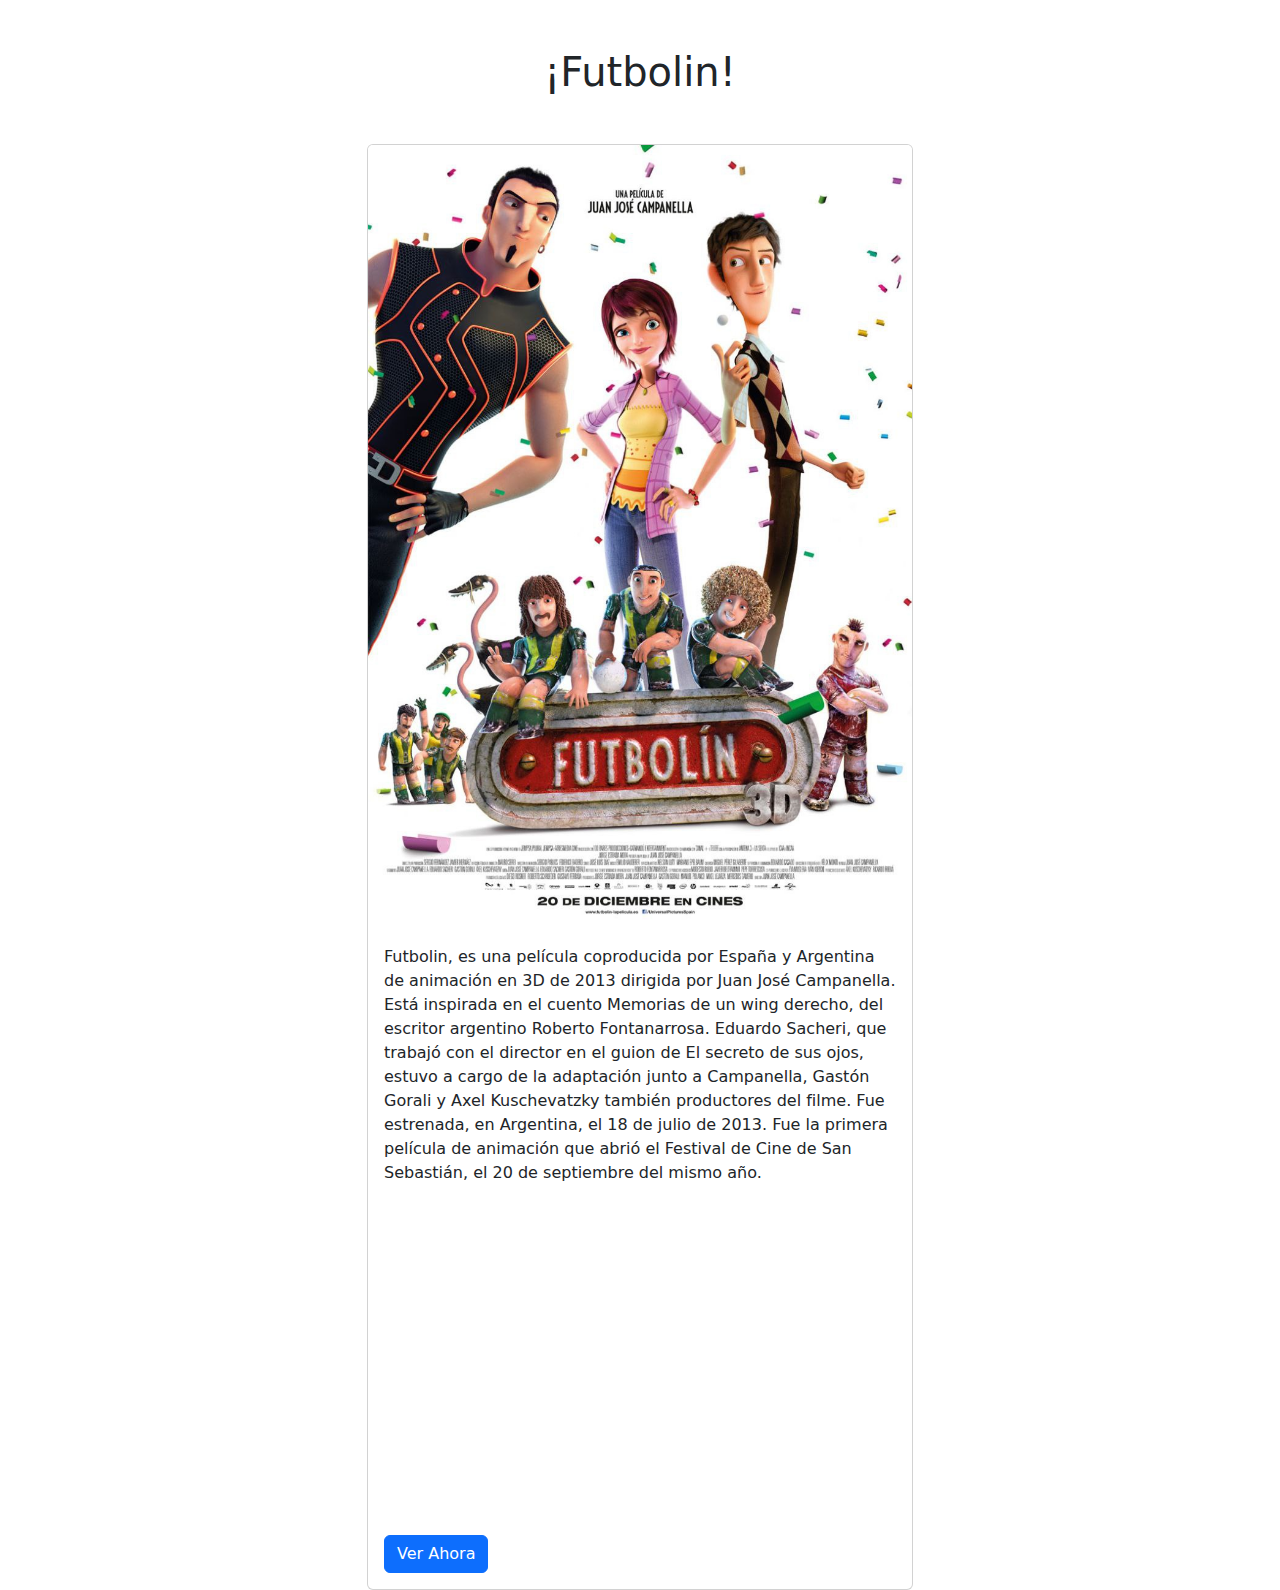
<file: Futbolin.html>
<!DOCTYPE html>
<html lang="es">
<head>
    <meta charset="UTF-8">
    <meta name="viewport" content="width=device-width, initial-scale=1.0">
    <link href="https://cdn.jsdelivr.net/npm/bootstrap@5.0.0-beta1/dist/css/bootstrap.min.css" rel="stylesheet">
    <link href="https://unpkg.com/aos@2.3.1/dist/aos.css" rel="stylesheet">
    <title>Futbolin</title>
    <style>
        .trailer-container {
            position: relative;
            padding-bottom: 56.25%;
            padding-top: 30px;
            height: 0;
            overflow: hidden;
        }

        .trailer-container iframe,
        .trailer-container object,
        .trailer-container embed {
            position: absolute;
            top: 0;
            left: 0;
            width: 100%;
            height: 100%;
        }

        .btn-animate {
            animation: pulse 2s infinite;
        }

        @keyframes pulse {
            0% {
                transform: scale(1);
            }
            50% {
                transform: scale(1.05);
            }
            100% {
                transform: scale(1);
            }
        }
    </style>
</head>
<body>
    <div class="container">
        <h1 class="text-center mt-5">¡Futbolin!</h1>
        <div class="row mt-5">
            <div class="col-md-6 offset-md-3">
                <div class="card">
                    <img src="Pelicula3.jpg" class="card-img-top" alt="Futbolin">
                    <div class="card-body">
                        <p class="card-text">Futbolin, es una película coproducida por España y Argentina 
                            de animación en 3D de 2013 dirigida por Juan José Campanella. Está inspirada 
                            en el cuento Memorias de un wing derecho, del escritor argentino Roberto Fontanarrosa. 
                            Eduardo Sacheri, que trabajó con el director en el guion de El secreto de sus ojos,
                             estuvo a cargo de la adaptación junto a Campanella, Gastón Gorali y Axel Kuschevatzky 
                             también productores del filme. Fue estrenada, en Argentina, el 18 de julio de 2013. 
                             Fue la primera película de animación que abrió el Festival de Cine de San Sebastián, 
                             el 20 de septiembre del mismo año.</p>
                        <div class="trailer-container">
                            <iframe src="https://www.youtube.com/watch?v=75OQ_4SZlhc" title="YouTube video player" frameborder="0" allow="accelerometer; autoplay; clipboard-write; encrypted-media; gyroscope; picture-in-picture" allowfullscreen></iframe>
                        </div>
                        <a href="index.html" class="btn btn-primary btn-animate mt-3">Ver Ahora</a>
                    </div>
                </div>
            </div>
        </div>
    </div>
    <script src="https://cdn.jsdelivr.net/npm/@popperjs/core@2.9.3/dist/umd/popper.min.js"></script>
    <script src="https://cdn.jsdelivr.net/npm/bootstrap@5.0.0-beta1/dist/js/bootstrap.min.js"></script>
    <script src="https://unpkg.com/aos@2.3.1/dist/aos.js"></script>
    <script>
        AOS.init();
    </script>
</body>
</html>
</file>
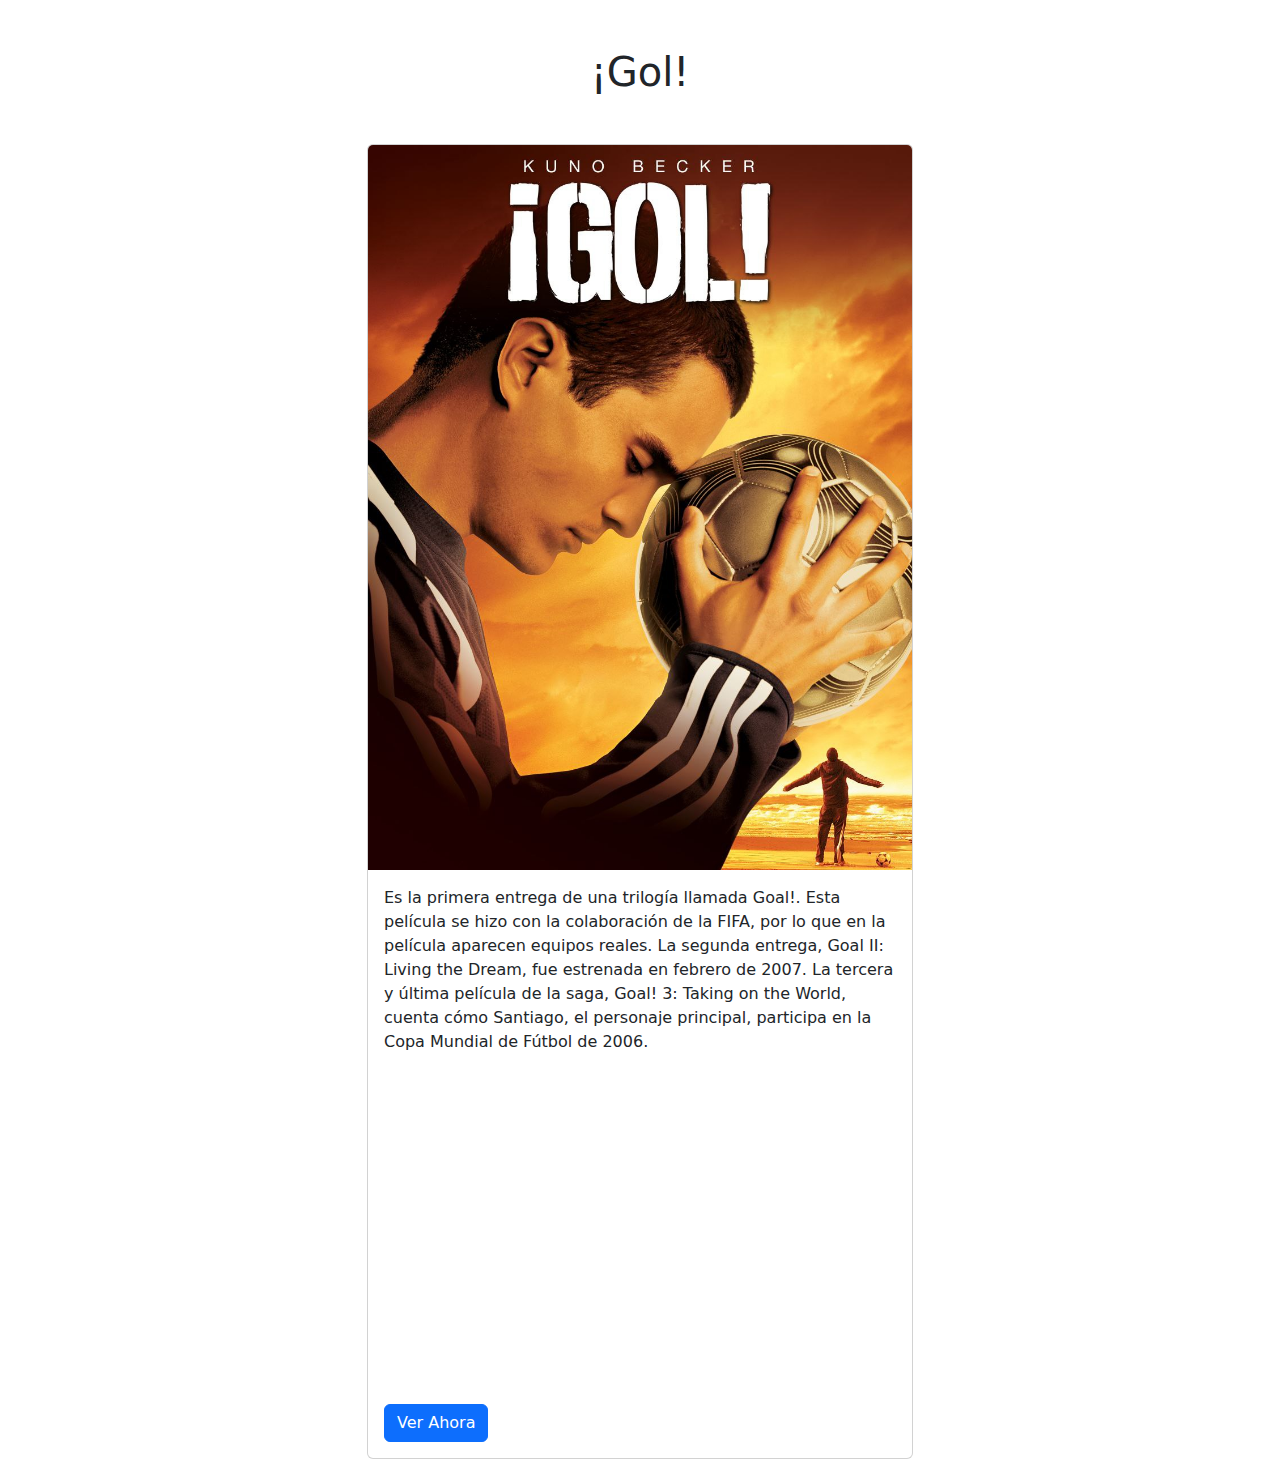
<file: Gol.html>
<!DOCTYPE html>
<html lang="es">
<head>
    <meta charset="UTF-8">
    <meta name="viewport" content="width=device-width, initial-scale=1.0">
    <link href="https://cdn.jsdelivr.net/npm/bootstrap@5.0.0-beta1/dist/css/bootstrap.min.css" rel="stylesheet">
    <link href="https://unpkg.com/aos@2.3.1/dist/aos.css" rel="stylesheet">
    <title>Gol</title>
    <style>
        .trailer-container {
            position: relative;
            padding-bottom: 56.25%;
            padding-top: 30px;
            height: 0;
            overflow: hidden;
        }

        .trailer-container iframe,
        .trailer-container object,
        .trailer-container embed {
            position: absolute;
            top: 0;
            left: 0;
            width: 100%;
            height: 100%;
        }

        .btn-animate {
            animation: pulse 2s infinite;
        }

        @keyframes pulse {
            0% {
                transform: scale(1);
            }
            50% {
                transform: scale(1.05);
            }
            100% {
                transform: scale(1);
            }
        }
    </style>
</head>
<body>
    <div class="container">
        <h1 class="text-center mt-5">¡Gol!</h1>
        <div class="row mt-5">
            <div class="col-md-6 offset-md-3">
                <div class="card">
                    <img src="Pelicula2.jpg" class="card-img-top" alt="Gol">
                    <div class="card-body">
                        <p class="card-text">Es la primera entrega de una trilogía llamada Goal!. 
                            Esta película se hizo con la colaboración de la FIFA, por lo que en la
                             película aparecen equipos reales. La segunda entrega, Goal II: Living the Dream, 
                             fue estrenada en febrero de 2007. La tercera y última película de la saga, 
                             Goal! 3: Taking on the World, cuenta cómo Santiago, el personaje principal, 
                             participa en la Copa Mundial de Fútbol de 2006.</p>
                        <div class="trailer-container">
                            <iframe src="https://www.youtube.com/watch?v=4slq3RYc0TI" title="YouTube video player" frameborder="0" allow="accelerometer; autoplay; clipboard-write; encrypted-media; gyroscope; picture-in-picture" allowfullscreen></iframe>
                        </div>
                        <a href="index.html" class="btn btn-primary btn-animate mt-3">Ver Ahora</a>
                    </div>
                </div>
            </div>
        </div>
    </div>
    <script src="https://cdn.jsdelivr.net/npm/@popperjs/core@2.9.3/dist/umd/popper.min.js"></script>
    <script src="https://cdn.jsdelivr.net/npm/bootstrap@5.0.0-beta1/dist/js/bootstrap.min.js"></script>
    <script src="https://unpkg.com/aos@2.3.1/dist/aos.js"></script>
    <script>
        AOS.init();
    </script>
</body>
</html>
</file>
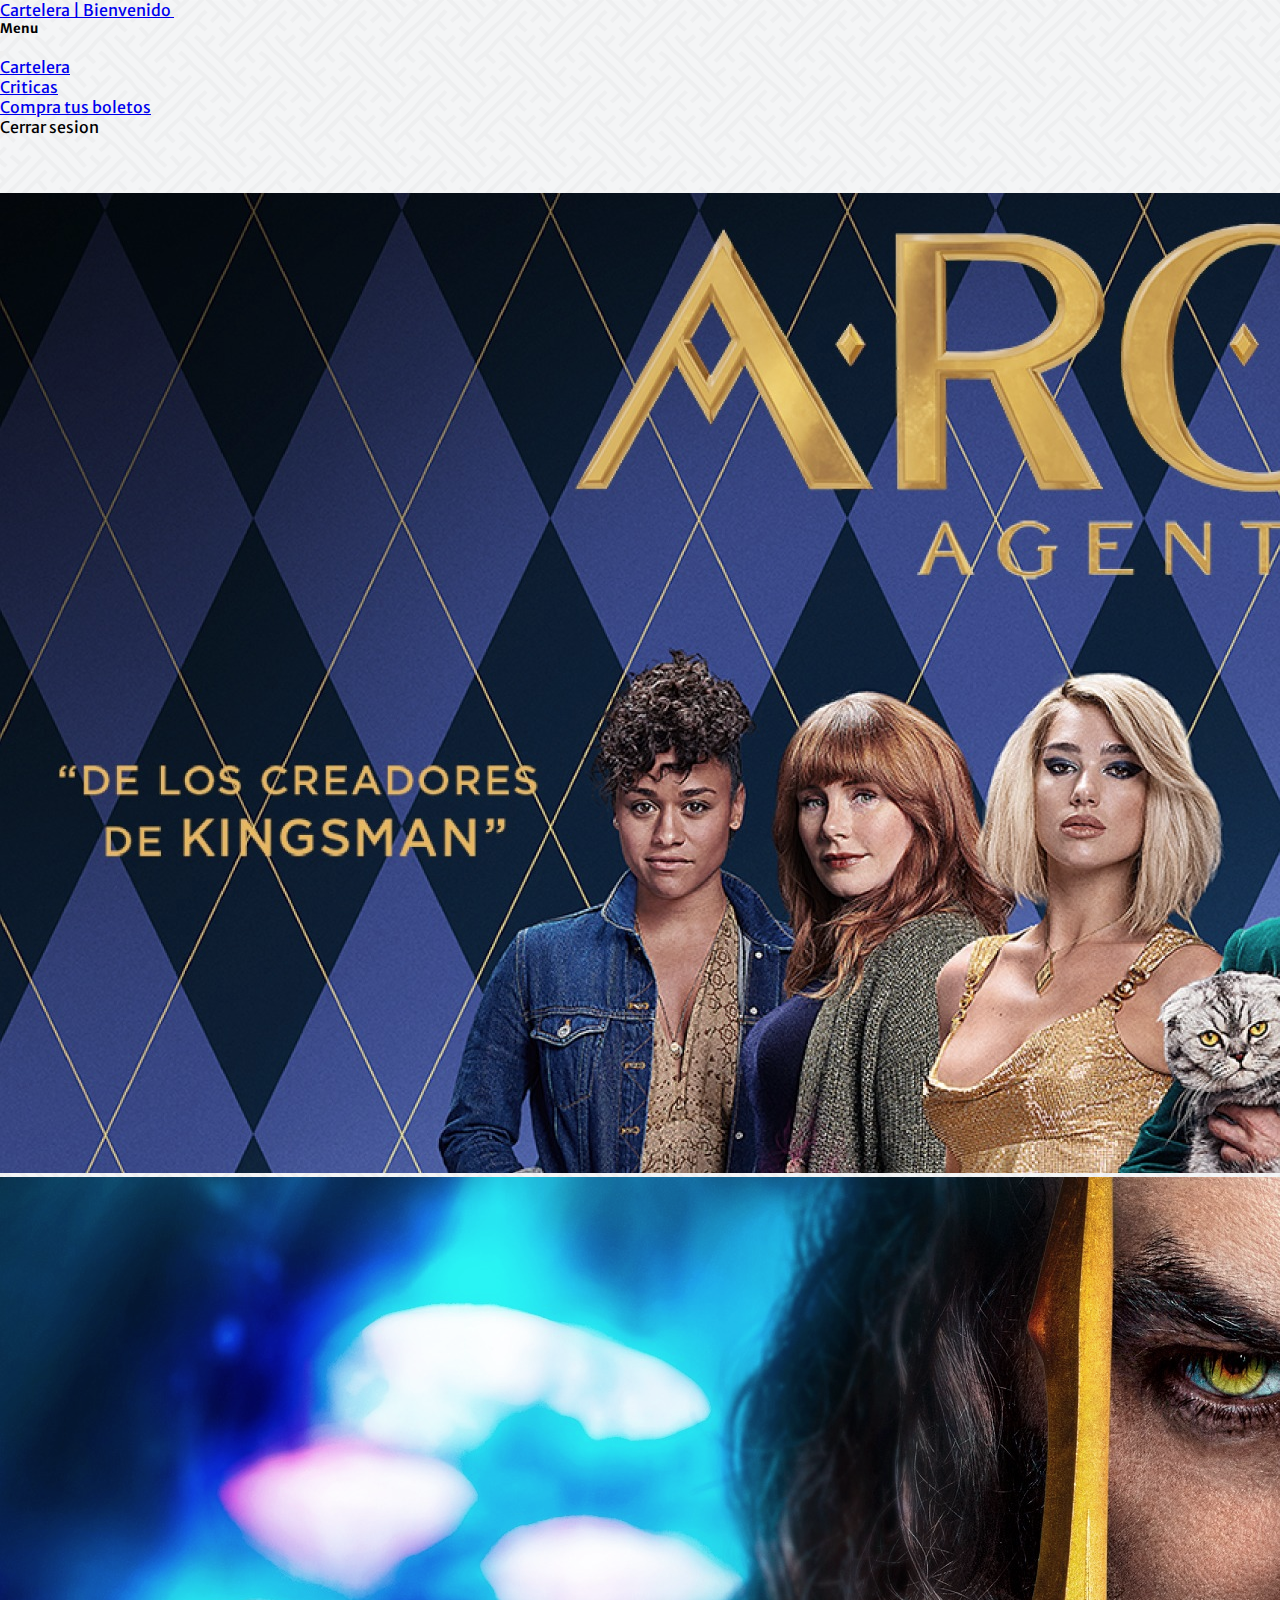
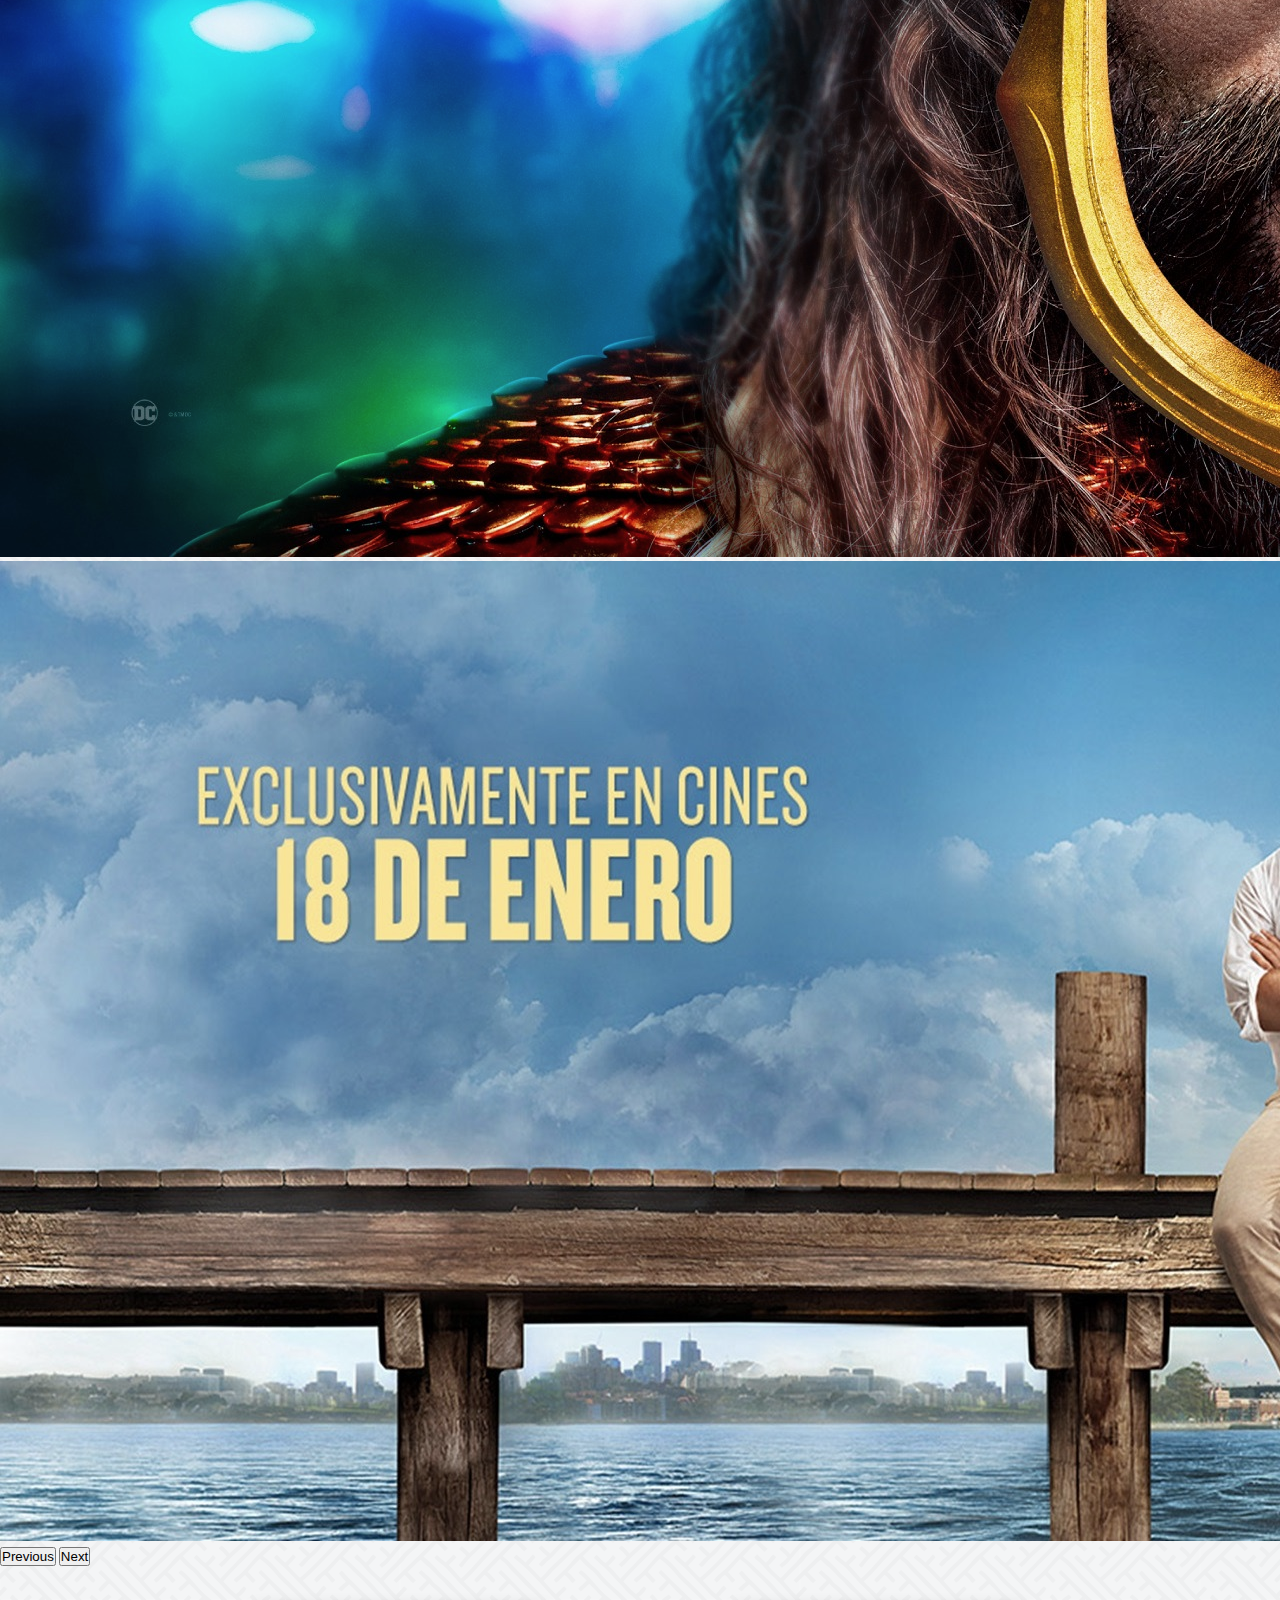
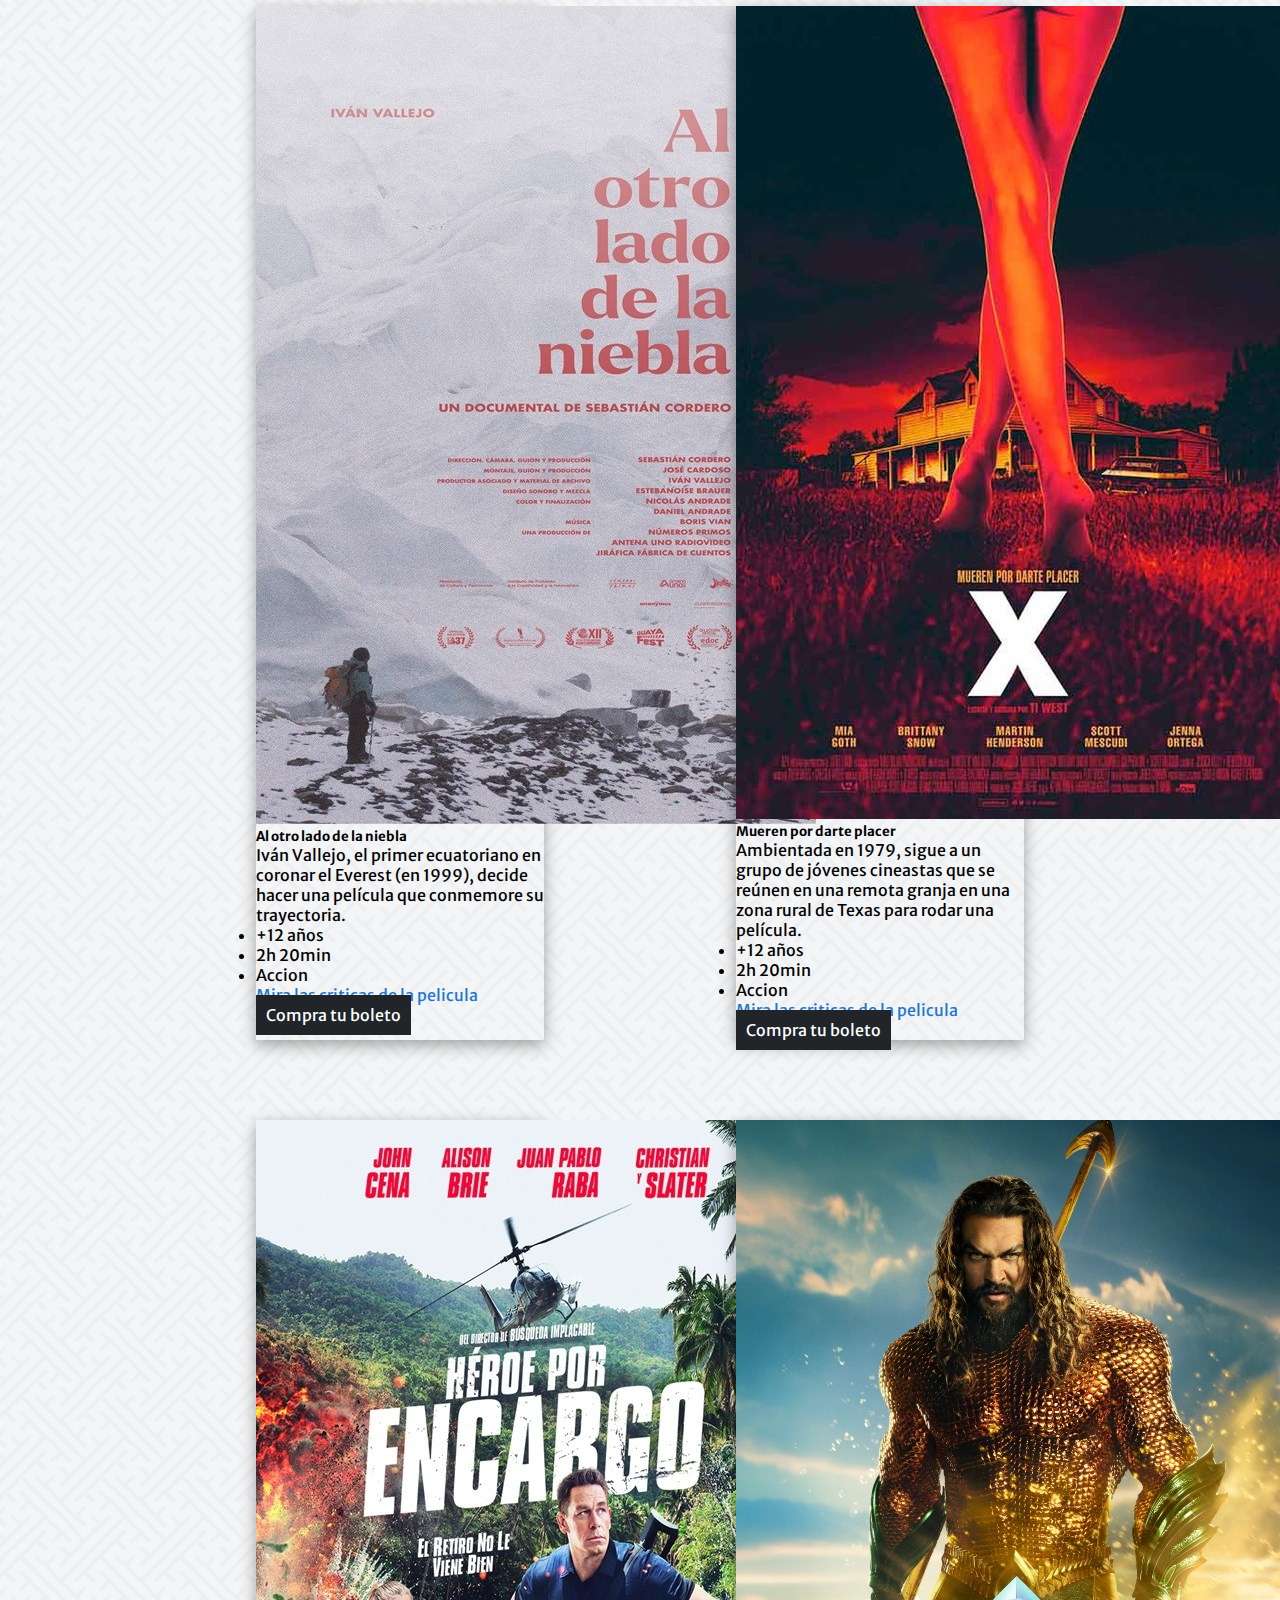
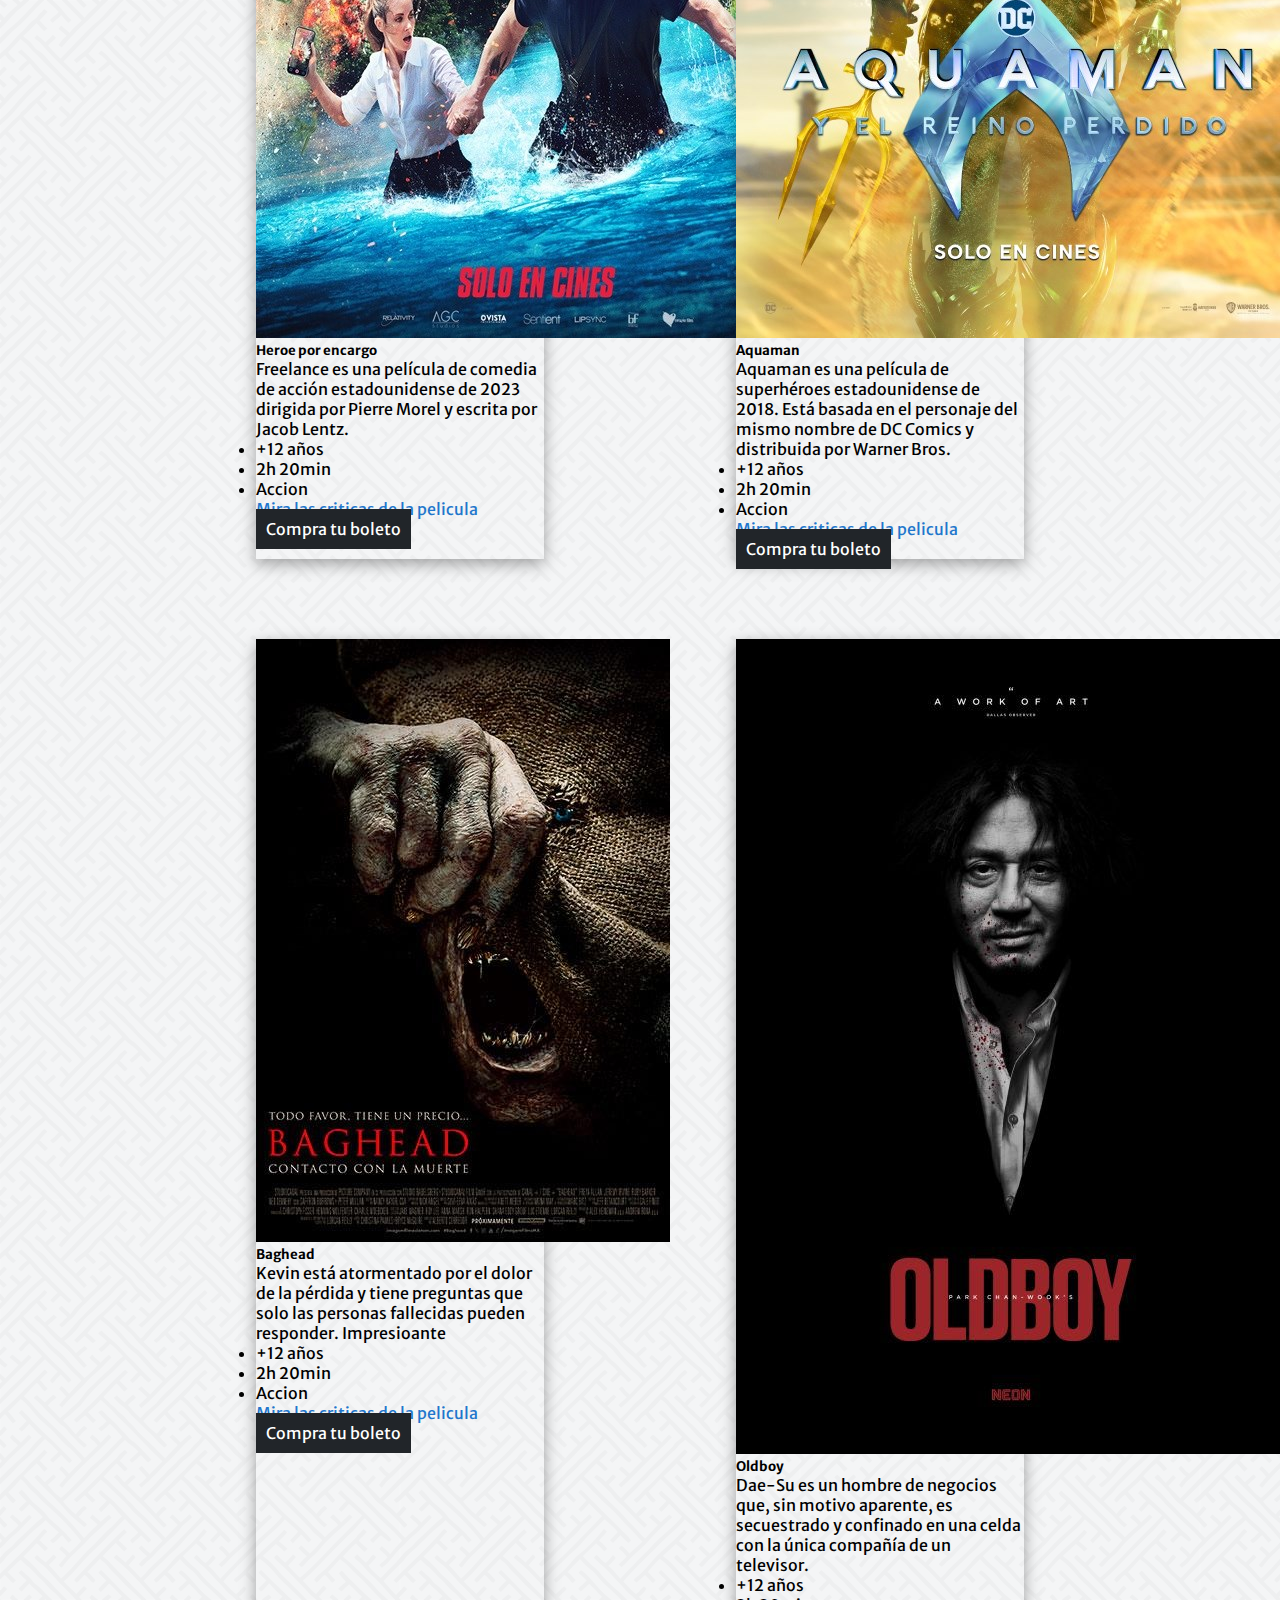
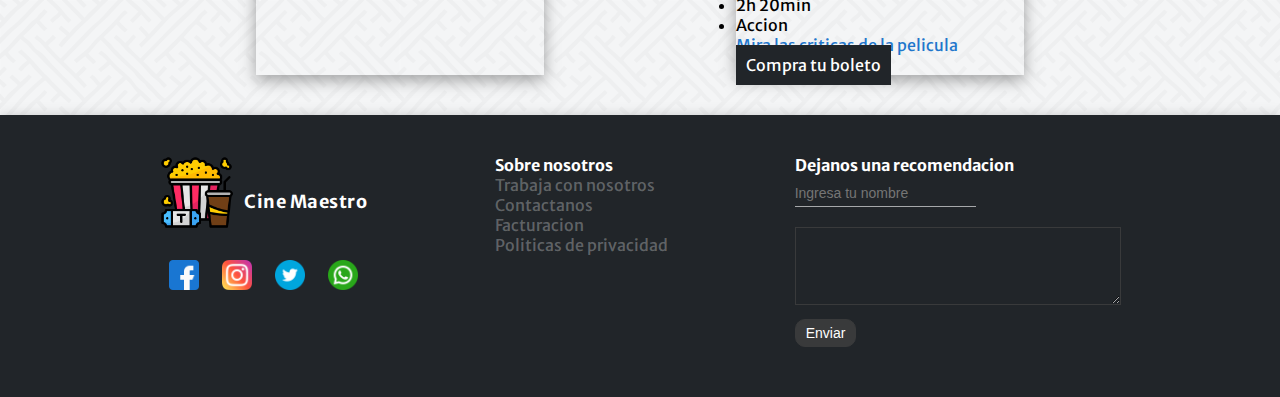
<file: multimedia.html>
<!DOCTYPE html>
<html lang="en">
  <head>
    <meta charset="UTF-8" />
    <meta name="viewport" content="width=device-width, initial-scale=1.0" />
    <title>Bienvenido a Cartelera</title>
    <link
      href="https://cdn.jsdelivr.net/npm/bootstrap@5.3.2/dist/css/bootstrap.min.css"
      rel="stylesheet"
      integrity="sha384-T3c6CoIi6uLrA9TneNEoa7RxnatzjcDSCmG1MXxSR1GAsXEV/Dwwykc2MPK8M2HN"
      crossorigin="anonymous"
    />
    <link rel="stylesheet" href="css/multimedia.css" type="text/css" />
    <link rel="icon" type="image/x-icon" href="img/cine.png" />
    <link
      rel="stylesheet"
      href="https://cdnjs.cloudflare.com/ajax/libs/animate.css/4.1.1/animate.min.css"
    />
  </head>
  <body>
    <header>
      <nav class="navbar navbar-dark bg-dark fixed-top">
        <div class="container-fluid">
          <a class="navbar-brand" href="#">Cartelera | Bienvenido  <span id="nomUser"></span></a
          >
          <button
            class="navbar-toggler"
            type="button"
            data-bs-toggle="offcanvas"
            data-bs-target="#offcanvasDarkNavbar"
            aria-controls="offcanvasDarkNavbar"
            aria-label="Toggle navigation"
          >
            <span class="navbar-toggler-icon"></span>
          </button>
          <div
            class="offcanvas offcanvas-end text-bg-dark"
            tabindex="-1"
            id="offcanvasDarkNavbar"
            aria-labelledby="offcanvasDarkNavbarLabel"
          >
            <div class="offcanvas-header">
              <h5 class="offcanvas-title" id="offcanvasDarkNavbarLabel">
                Menu
              </h5>
              <button
                type="button"
                class="btn-close btn-close-white"
                data-bs-dismiss="offcanvas"
                aria-label="Close"
              ></button>
            </div>
            <div class="offcanvas-body">
              <ul class="navbar-nav justify-content-end flex-grow-1 pe-3">
                <li class="nav-item">
                  <a
                    class="nav-link active"
                    aria-current="page"
                    href="multimedia.html"
                    >Cartelera</a
                  >
                </li>
                <li class="nav-item">
                  <a class="nav-link" href="contactanos.html">Criticas</a>
                </li>
                <li class="nav-item">
                  <a class="nav-link" href="compra.html">Compra tus boletos</a>
                </li>
                <li class="nav-item">
                  <a class="nav-link" onclick="cierraSesion()">Cerrar sesion</a>
                </li>
              </ul>
            </div>
          </div>
        </div>
      </nav>
    </header>
    <main class="contenedor" style="margin-top: 56px">
      <section class="slider animate__animated animate__slideInLeft">
        <div
          id="carouselExampleAutoplaying"
          class="carousel slide"
          data-bs-ride="carousel"
        >
          <div class="carousel-inner">
            <div class="carousel-item active">
              <img src="img/slide1.jpg" class="d-block w-100" alt="..." />
            </div>
            <div class="carousel-item">
              <img src="img/slide2.jpg" class="d-block w-100" alt="..." />
            </div>
            <div class="carousel-item">
              <img src="img/slide3.jpg" class="d-block w-100" alt="..." />
            </div>
          </div>
          <button
            class="carousel-control-prev"
            type="button"
            data-bs-target="#carouselExampleAutoplaying"
            data-bs-slide="prev"
          >
            <span class="carousel-control-prev-icon" aria-hidden="true"></span>
            <span class="visually-hidden">Previous</span>
          </button>
          <button
            class="carousel-control-next"
            type="button"
            data-bs-target="#carouselExampleAutoplaying"
            data-bs-slide="next"
          >
            <span class="carousel-control-next-icon" aria-hidden="true"></span>
            <span class="visually-hidden">Next</span>
          </button>
        </div>
      </section>
      <section class="funciones animate__animated animate__zoomIn">
        <div class="card" style="width: 18rem">
          <img src="img/pel1.jpg" class="card-img-top" alt="..." />
          <div class="card-body">
            <h5 class="card-title">Al otro lado de la niebla</h5>
            <p class="card-text">
              Iván Vallejo, el primer ecuatoriano en coronar el Everest (en
              1999), decide hacer una película que conmemore su trayectoria.
            </p>
          </div>
          <ul class="list-group list-group-flush">
            <li class="list-group-item">+12 años</li>
            <li class="list-group-item">2h 20min</li>
            <li class="list-group-item">Accion</li>
          </ul>
          <a href="contactanos.html" class="enlace"
            >Mira las criticas de la pelicula</a
          >
          <a href="compra.html" class="enlace compra">Compra tu boleto</a>
        </div>
        <div class="card" style="width: 18rem">
          <img src="img/pel2.jpg" class="card-img-top" alt="..." />
          <div class="card-body">
            <h5 class="card-title">Mueren por darte placer</h5>
            <p class="card-text">
              Ambientada en 1979, sigue a un grupo de jóvenes cineastas que se
              reúnen en una remota granja en una zona rural de Texas para rodar
              una película.
            </p>
          </div>
          <ul class="list-group list-group-flush">
            <li class="list-group-item">+12 años</li>
            <li class="list-group-item">2h 20min</li>
            <li class="list-group-item">Accion</li>
          </ul>
          <a href="contactanos.html" class="enlace"
            >Mira las criticas de la pelicula</a
          >
          <a href="compra.html" class="enlace compra">Compra tu boleto</a>
        </div>
        <div class="card" style="width: 18rem">
          <img src="img/pel3.jpg" class="card-img-top" alt="..." />
          <div class="card-body">
            <h5 class="card-title">Heroe por encargo</h5>
            <p class="card-text">
              Freelance es una película de comedia de acción estadounidense de
              2023 dirigida por Pierre Morel y escrita por Jacob Lentz.
            </p>
          </div>
          <ul class="list-group list-group-flush">
            <li class="list-group-item">+12 años</li>
            <li class="list-group-item">2h 20min</li>
            <li class="list-group-item">Accion</li>
          </ul>
          <a href="contactanos.html" class="enlace"
            >Mira las criticas de la pelicula</a
          >
          <a href="compra.html" class="enlace compra">Compra tu boleto</a>
        </div>
        <div class="card" style="width: 18rem">
          <img src="img/pel4.jpg" class="card-img-top" alt="..." />
          <div class="card-body">
            <h5 class="card-title">Aquaman</h5>
            <p class="card-text">
              Aquaman es una película de superhéroes estadounidense de 2018.
              Está basada en el personaje del mismo nombre de DC Comics y
              distribuida por Warner Bros.
            </p>
          </div>
          <ul class="list-group list-group-flush">
            <li class="list-group-item">+12 años</li>
            <li class="list-group-item">2h 20min</li>
            <li class="list-group-item">Accion</li>
          </ul>
          <a href="contactanos.html" class="enlace"
            >Mira las criticas de la pelicula</a
          >
          <a href="compra.html" class="enlace compra">Compra tu boleto</a>
        </div>
        <div class="card" style="width: 18rem">
          <img src="img/pel5.jpg" class="card-img-top" alt="..." />
          <div class="card-body">
            <h5 class="card-title">Baghead</h5>
            <p class="card-text">
              Kevin está atormentado por el dolor de la pérdida y tiene
              preguntas que solo las personas fallecidas pueden responder.
              Impresioante
            </p>
          </div>
          <ul class="list-group list-group-flush">
            <li class="list-group-item">+12 años</li>
            <li class="list-group-item">2h 20min</li>
            <li class="list-group-item">Accion</li>
          </ul>
          <a href="contactanos.html" class="enlace"
            >Mira las criticas de la pelicula</a
          >
          <a href="compra.html" class="enlace compra">Compra tu boleto</a>
        </div>
        <div class="card" style="width: 18rem">
          <img src="img/pel6.jpg" class="card-img-top" alt="..." />
          <div class="card-body">
            <h5 class="card-title">Oldboy</h5>
            <p class="card-text">
              Dae-Su es un hombre de negocios que, sin motivo aparente, es
              secuestrado y confinado en una celda con la única compañía de un
              televisor.
            </p>
          </div>
          <ul class="list-group list-group-flush">
            <li class="list-group-item">+12 años</li>
            <li class="list-group-item">2h 20min</li>
            <li class="list-group-item">Accion</li>
          </ul>
          <a href="contactanos.html" class="enlace"
            >Mira las criticas de la pelicula</a
          >
          <a href="compra.html" class="enlace compra">Compra tu boleto</a>
        </div>
      </section>
    </main>
    <footer>
      <div class="footer-container">
        <div class="redes-sociales">
          <div class="empresa">
            <img src="img/cine.png" />
            <h2>Cine Maestro</h2>
          </div>
          <div class="iconos-sociales">
            <a href="#"><img src="img/facebook.png" alt="" /></a>
            <a href="#"><img src="img/instagram.png" alt="" /></a>
            <a href="#"><img src="img/twitter.png" alt="" /></a>
            <a href="#"><img src="img/whatsapp.png" alt="" /></a>
          </div>
        </div>
        <div class="nosotros">
          <h2>Sobre nosotros</h2>
          <a href="#"><p>Trabaja con nosotros</p></a>
          <a href="#"><p>Contactanos</p></a>
          <a href="#"><p>Facturacion</p></a>
          <a href="#"><p>Politicas de privacidad</p></a>
        </div>
        <div class="recomendacion">
          <form action="">
            <h2>Dejanos una recomendacion</h2>
            <input type="text" placeholder="Ingresa tu nombre" />
            <br />
            <textarea name="texto" rows="4" cols="40"></textarea>
            <br />
            <input type="button" value="Enviar" />
          </form>
        </div>
      </div>
    </footer>
    <script
      src="https://cdn.jsdelivr.net/npm/bootstrap@5.3.2/dist/js/bootstrap.bundle.min.js"
      integrity="sha384-C6RzsynM9kWDrMNeT87bh95OGNyZPhcTNXj1NW7RuBCsyN/o0jlpcV8Qyq46cDfL"
      crossorigin="anonymous"
    ></script>
    <script src="js/acciones.js"></script>
    <script> 
      let user = sessionStorage.getItem("nombreUsuario");
      let passwrd = sessionStorage.getItem("passUsuario");

      document.querySelector("#nomUser").innerHTML = user;

    </script>
  </body>
</html>
</file>
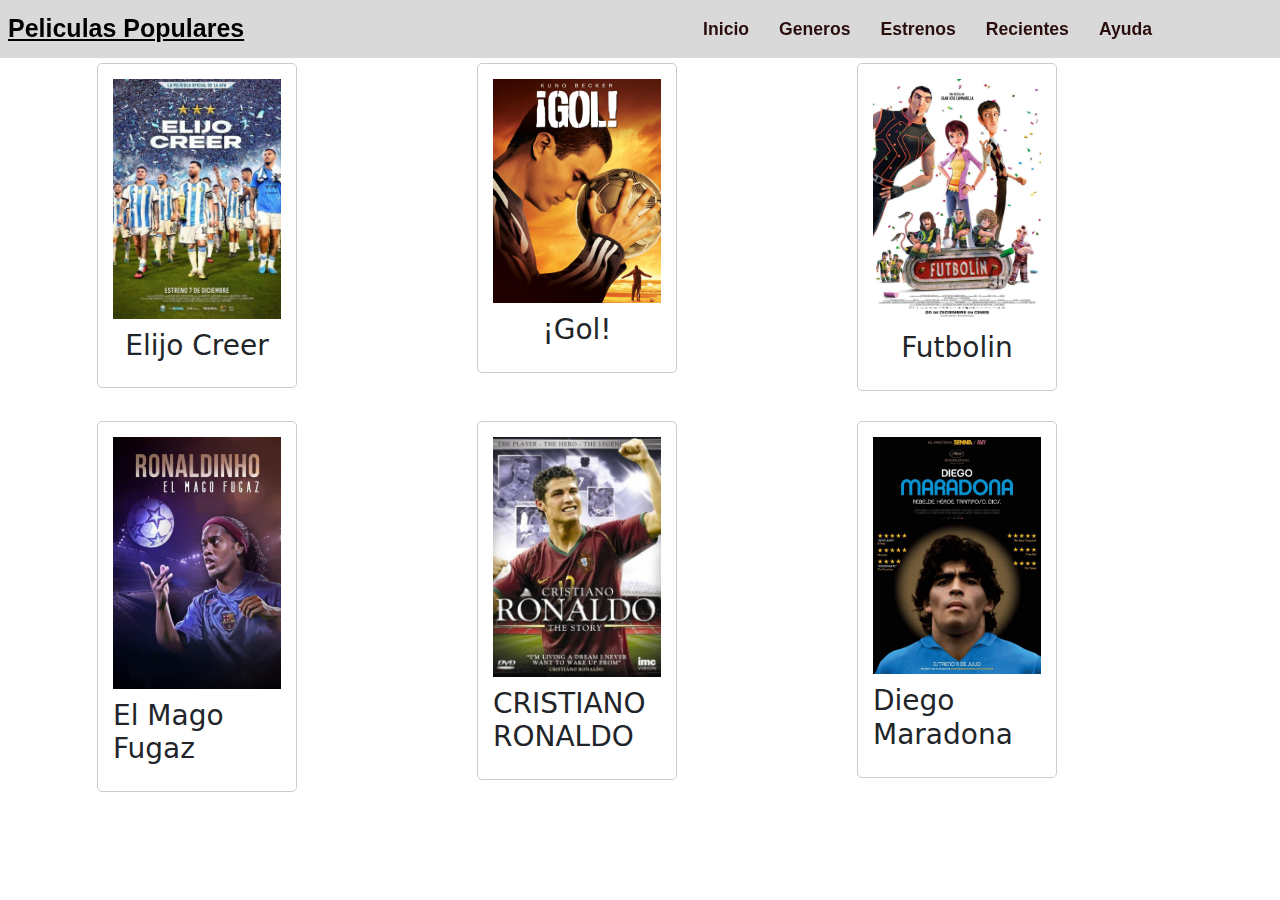
<file: Portada1.html>
<!DOCTYPE html>
<html lang="es">
<head>
    <meta charset="UTF-8">
    <meta name="viewport" content="width=device-width, initial-scale=1.0">
    <link href="https://cdn.jsdelivr.net/npm/bootstrap@5.0.0-beta1/dist/css/bootstrap.min.css" rel="stylesheet">
    <title>Promoción de películas</title>
    <style>
        .movie-card {
            display: flex;
            flex-direction: column;
            align-items: center;
            border: 1px solid #ccc;
            border-radius: 5px;
            padding: 15px;
            margin: 15px;
            width: 200px;
            cursor: pointer;
            transition: transform 0.3s;
        }
        .header{
            position: fixed;
            top: 0;
            left: 0;
            width: 100%;
            padding: 8px 8px;
            padding-right: 10%;
            display: flex;
            justify-content: space-between;
            align-items: center;
            z-index: 100;
            color: rgb(166, 141, 141);
            font-family: 'Lucida Sans', 'Lucida Sans Regular', 'Lucida Grande', 'Lucida Sans Unicode', Geneva, Verdana, sans-serif;
            background-color: rgba(0, 0, 0, 0.150);
        }
        .mylogo{
            position: relative;
            font-size: 25px;
            color: rgb(0, 0, 0);
            text-decoration: nome;
            font-weight: 800;
            cursor: pointer;
        }
        .navbar a{
            position: relative;
            font-size: 1.1em;
            color: rgb(42, 14, 14);
            text-decoration: none;
            font-weight: 700;
            margin-left: 30px;
        }
        nav a:hover{
            color: rgb(218, 221, 31); 
        }
        .home{
            position: relative;
            width: 100%;
            justify-content: space-between;
            height: 100vh;
            background-size: cover;
            background-position: center;
            display: flex;
            align-items: center;
            background-color: rgb(0, 0, 50);
            padding: 70px 10px;
        }
        .movie-card:hover {
            transform: scale(1.05);
        }

        .movie-card img {
            width: 100%;
            height: auto;
        }

        .movie-card h3 {
            margin: 10px 0;
        }
    </style>
</head>
<body>
    <header class="header">
    <a href="#home" class="mylogo">Peliculas Populares</a>
    <nav class="navbar">
        <a href="#Inicio">Inicio</a>
        <a href="#Generos">Generos</a>
        <a href="#Estrenos">Estrenos</a>
        <a href="#Recientes">Recientes</a>
        <a href="#Ayuda">Ayuda</a>
    </nav>
    </header>
    <div class="container">
        <div class="row mt-5">
            <div class="col-md-4">
                <div class="movie-card">
                    <a href="Elijo Creer.html">
                        <img src="Pelicula1.jpg" alt="Película 1">
                    </a>
                    <h3>Elijo Creer</h3>
                </div>
            </div>
            <div class="col-md-4">
                <div class="movie-card">
                    <a href="Gol.html">
                        <img src="Pelicula2.jpg" alt="Película 2">
                    </a>
                    <h3>¡Gol!</h3>
                </div>
            </div>
            <div class="col-md-4">
                <div class="movie-card">
                    <a href="Futbolin.html">
                        <img src="Pelicula3.jpg" alt="Película 3">
                    </a>
                    <h3>Futbolin</h3>
                </div>
            </div>
            <div class="col-md-4">
                <div class="movie-card">
                    <a href="El Mago Fugaz.html">
                        <img src="Pelicula4.jpg" alt="Película 4">
                    </a>
                    <h3>El Mago Fugaz</h3>
                </div>
            </div>
            <div class="col-md-4">
                <div class="movie-card">
                    <a href="Cristiano Ronaldo.html">
                        <img src="Pelicula5.jpg" alt="Película 5">
                    </a>
                    <h3>CRISTIANO RONALDO</h3>
                </div>
            </div>
            <div class="col-md-4">
                <div class="movie-card">
                    <a href="Diego Maradona.html">
                        <img src="pelicula6.jpg" alt="Película 6">
                    </a>
                    <h3>Diego Maradona</h3>
                </div>
            </div>
        </div>
    </div>
    <script src="https://cdn.jsdelivr.net/npm/@popperjs/core@2.9.3/dist/umd/popper.min.js"></script>
    <script src="https://cdn.jsdelivr.net/npm/bootstrap@5.0.0-beta1/dist/js/bootstrap.min.js"></script>
</body>
</html>
</file>
<file: css/compra.css>
* {
  margin: 0;
  padding: 0;
  box-sizing: border-box;
}

@font-face {
  font-family: myFirstFont;
  src: url(../fonts/MerriweatherSans-VariableFont_wght.ttf);
}

.formulario {
  width: 80%;
  margin: 20px auto;
  display: flex;
  flex-direction: column;
}

.formulario > input {
  width: 1020px;
  height: 50px;
  margin: 15px auto;
  margin-bottom: 35px;
  padding: 10px;
  border: 1px solid black;
  border-radius: 10px;
}

.funcion {
  margin: 30px 0;
}

.datos-personales {
  display: flex;
  flex-direction: column;
  margin: 30px 0;
}

.datos-pago {
  display: flex;
  flex-direction: column;
  margin: 30px 0;
}

.funcion h2 {
  width: 1020px;
  margin: 0 auto;
}

.funcion .pelicula {
  display: flex;
  justify-content: center;
}

.funcion .pelicula input {
  width: 500px;
  height: 50px;
  margin: 10px;
  padding: 10px;
  border: 1px solid black;
  border-radius: 10px;
}

.datos-pago h2 {
  width: 1020px;
  margin: 0 auto;
}

.datos-pago > input {
  width: 1020px;
  height: 50px;
  margin: 10px auto;
  padding: 10px;
  border: 1px solid black;
  border-radius: 10px;
}

.datos-pago .tarjeta {
  display: flex;
  justify-content: center;
}

.datos-pago .tarjeta input {
  width: 500px;
  height: 50px;
  margin: 10px;
  padding: 10px;
  border: 1px solid black;
  border-radius: 10px;
}

.datos-personales h2 {
  width: 1020px;
  margin: 0 auto;
}

.datos-personales > input {
  width: 1020px;
  height: 50px;
  margin: 10px auto;
  padding: 10px;
  border: 1px solid black;
  border-radius: 10px;
}

.datos-personales .nombre {
  display: flex;
  justify-content: center;
}

.datos-personales .nombre input {
  width: 500px;
  height: 50px;
  margin: 10px;
  padding: 10px;
  border: 1px solid black;
  border-radius: 10px;
}

footer {
  background-color: #212529;
  box-shadow: rgba(0, 0, 0, 0.35) 0px 5px 15px;
}

.footer-container {
  width: 85%;
  margin: 0 auto;
  display: flex;
  justify-content: space-around;
}

.redes-sociales,
.nosotros,
.recomendacion {
  padding: 40px 0;
}

.redes-sociales .empresa {
  display: flex;
  align-items: center;
  margin-bottom: 30px;
}

.redes-sociales .empresa h2 {
  color: #fff;
  font-size: 18px;
  margin-top: 17px;
  margin-left: 10px;
  letter-spacing: 0.5px;
}

.redes-sociales .empresa img {
  width: 75px;
  height: 75px;
}

.iconos-sociales img {
  width: 30px;
  height: 30px;
  margin: 0 10px;
}

.nosotros h2 {
  color: #fff;
  font-size: 16px;
}

.nosotros a {
  text-decoration: none;
  color: rgb(255, 255, 255, 0.3);
  font-size: 16px;
}

.recomendacion form h2 {
  color: #fff;
  font-size: 16px;
}

.recomendacion form input {
  margin: 10px 0;
}

.recomendacion form input[type="text"] {
  background-color: #212529;
  border: none;
  border-bottom: 1px solid #a6a8aa;
  padding-bottom: 5px;
  margin-bottom: 20px;
  color: #fff;
  font-size: 14px;
}

.recomendacion form textarea {
  background-color: #212529;
  border: 1px solid #393a3b;
  padding: 10px;
  color: #fff;
  font-size: 12px;
}

.recomendacion form input[type="button"] {
  background-color: #393a3b;
  padding: 5px 10px;
  border: 1px solid #393a3b;
  border-radius: 10px;
  color: #fff;
  font-size: 14px;
}

a.nav-link {
  cursor: pointer;
}
</file>
<file: css/contactanos.css>
* {
  margin: 0;
  padding: 0;
}

@font-face {
  font-family: myFirstFont;
  src: url(../fonts/MerriweatherSans-VariableFont_wght.ttf);
}

body {
  font-family: myFirstFont;
  font-size: 16px;
  background-image: url(../img/interlaced.png);
  background-repeat: repeat;
}

.criticas {
  width: 70%;
  margin: 40px auto;
  display: flex;
  flex-wrap: wrap;
}

.criticas .card {
  margin: 0 auto;
  box-shadow: rgba(0, 0, 0, 0.35) 0px 5px 15px;
}

footer {
  background-color: #212529;
  box-shadow: rgba(0, 0, 0, 0.35) 0px 5px 15px;
}

.footer-container {
  width: 85%;
  margin: 0 auto;
  display: flex;
  justify-content: space-around;
}

.redes-sociales,
.nosotros,
.recomendacion {
  padding: 40px 0;
}

.redes-sociales .empresa {
  display: flex;
  align-items: center;
  margin-bottom: 30px;
}

.redes-sociales .empresa h2 {
  color: #fff;
  font-size: 18px;
  margin-top: 17px;
  margin-left: 10px;
  letter-spacing: 0.5px;
}

.redes-sociales .empresa img {
  width: 75px;
  height: 75px;
}

.iconos-sociales img {
  width: 30px;
  height: 30px;
  margin: 0 10px;
}

.nosotros h2 {
  color: #fff;
  font-size: 16px;
}

.nosotros a {
  text-decoration: none;
  color: rgb(255, 255, 255, 0.3);
  font-size: 16px;
}

.recomendacion form h2 {
  color: #fff;
  font-size: 16px;
}

.recomendacion form input {
  margin: 10px 0;
}

.recomendacion form input[type="text"] {
  background-color: #212529;
  border: none;
  border-bottom: 1px solid #a6a8aa;
  padding-bottom: 5px;
  margin-bottom: 20px;
  color: #fff;
  font-size: 14px;
}

.recomendacion form textarea {
  background-color: #212529;
  border: 1px solid #393a3b;
  padding: 10px;
  color: #fff;
  font-size: 12px;
}

.recomendacion form input[type="button"] {
  background-color: #393a3b;
  padding: 5px 10px;
  border: 1px solid #393a3b;
  border-radius: 10px;
  color: #fff;
  font-size: 14px;
}

a.nav-link {
  cursor: pointer;
}
</file>
<file: css/multimedia.css>
* {
  margin: 0;
  padding: 0;
}

@font-face {
  font-family: myFirstFont;
  src: url(../fonts/MerriweatherSans-VariableFont_wght.ttf);
}

body {
  font-family: myFirstFont;
  font-size: 16px;
  background-image: url(../img/interlaced.png);
  background-repeat: repeat;
}

.funciones {
  width: 75%;
  margin: 0 auto;
  display: flex;
  justify-content: space-around;
  flex-wrap: wrap;
}

.funciones .card {
  margin: 40px;
  box-shadow: rgba(0, 0, 0, 0.35) 0px 5px 15px;
}

.enlace {
  margin: 5px auto;
  color: #2076cc;
  text-decoration: none;
}

.compra {
  background-color: #212529;
  width: 100%;
  text-align: center;
  padding: 10px;
  color: #ffff;
}

.slider img {
  filter: grayscale(20%);
}

footer {
  background-color: #212529;
  box-shadow: rgba(0, 0, 0, 0.35) 0px 5px 15px;
}

.footer-container {
  width: 85%;
  margin: 0 auto;
  display: flex;
  justify-content: space-around;
}

.redes-sociales,
.nosotros,
.recomendacion {
  padding: 40px 0;
}

.redes-sociales .empresa {
  display: flex;
  align-items: center;
  margin-bottom: 30px;
}

.redes-sociales .empresa h2 {
  color: #fff;
  font-size: 18px;
  margin-top: 17px;
  margin-left: 10px;
  letter-spacing: 0.5px;
}

.redes-sociales .empresa img {
  width: 75px;
  height: 75px;
}

.iconos-sociales img {
  width: 30px;
  height: 30px;
  margin: 0 10px;
}

.nosotros h2 {
  color: #fff;
  font-size: 16px;
}

.nosotros a {
  text-decoration: none;
  color: rgb(255, 255, 255, 0.3);
  font-size: 16px;
}

.recomendacion form h2 {
  color: #fff;
  font-size: 16px;
}

.recomendacion form input {
  margin: 10px 0;
}

.recomendacion form input[type="text"] {
  background-color: #212529;
  border: none;
  border-bottom: 1px solid #a6a8aa;
  padding-bottom: 5px;
  margin-bottom: 20px;
  color: #fff;
  font-size: 14px;
}

.recomendacion form textarea {
  background-color: #212529;
  border: 1px solid #393a3b;
  padding: 10px;
  color: #fff;
  font-size: 12px;
}

.recomendacion form input[type="button"] {
  background-color: #393a3b;
  padding: 5px 10px;
  border: 1px solid #393a3b;
  border-radius: 10px;
  color: #fff;
  font-size: 14px;
}

a.nav-link {
  cursor: pointer;
}
</file>
